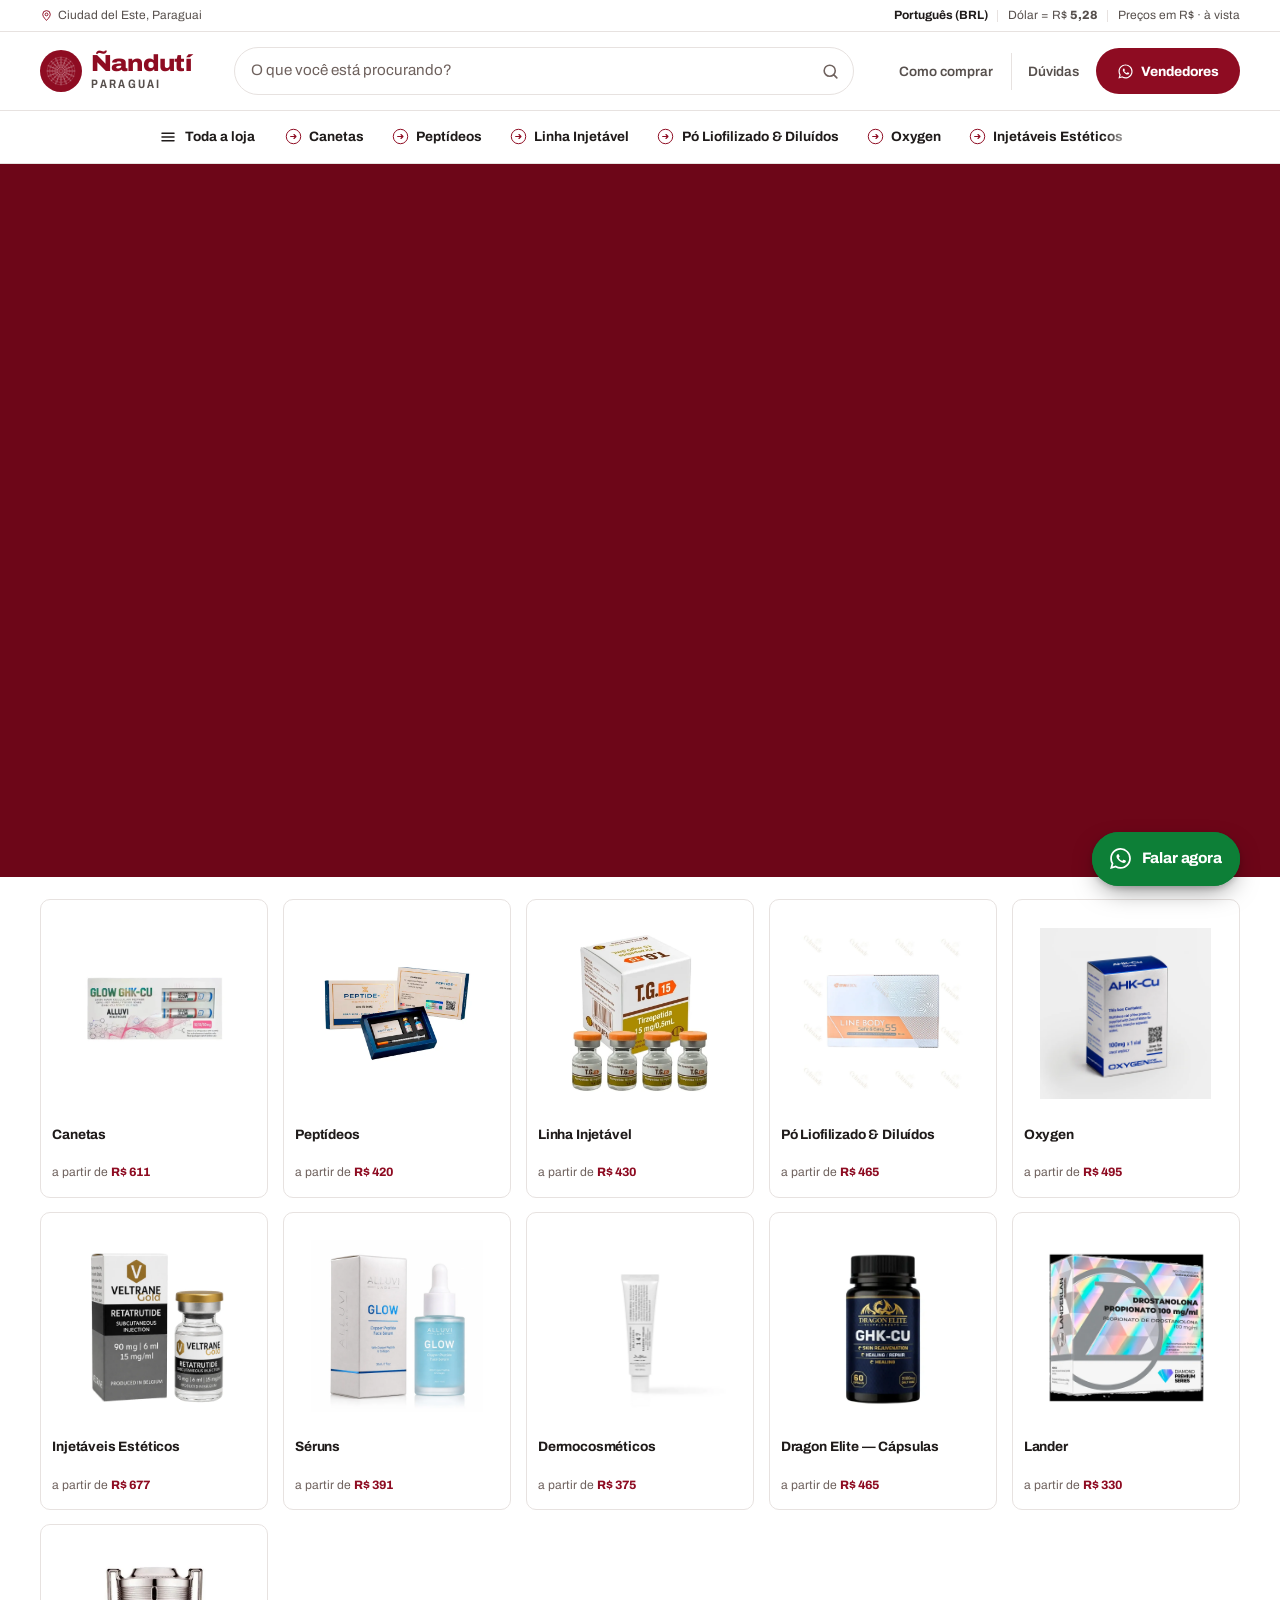
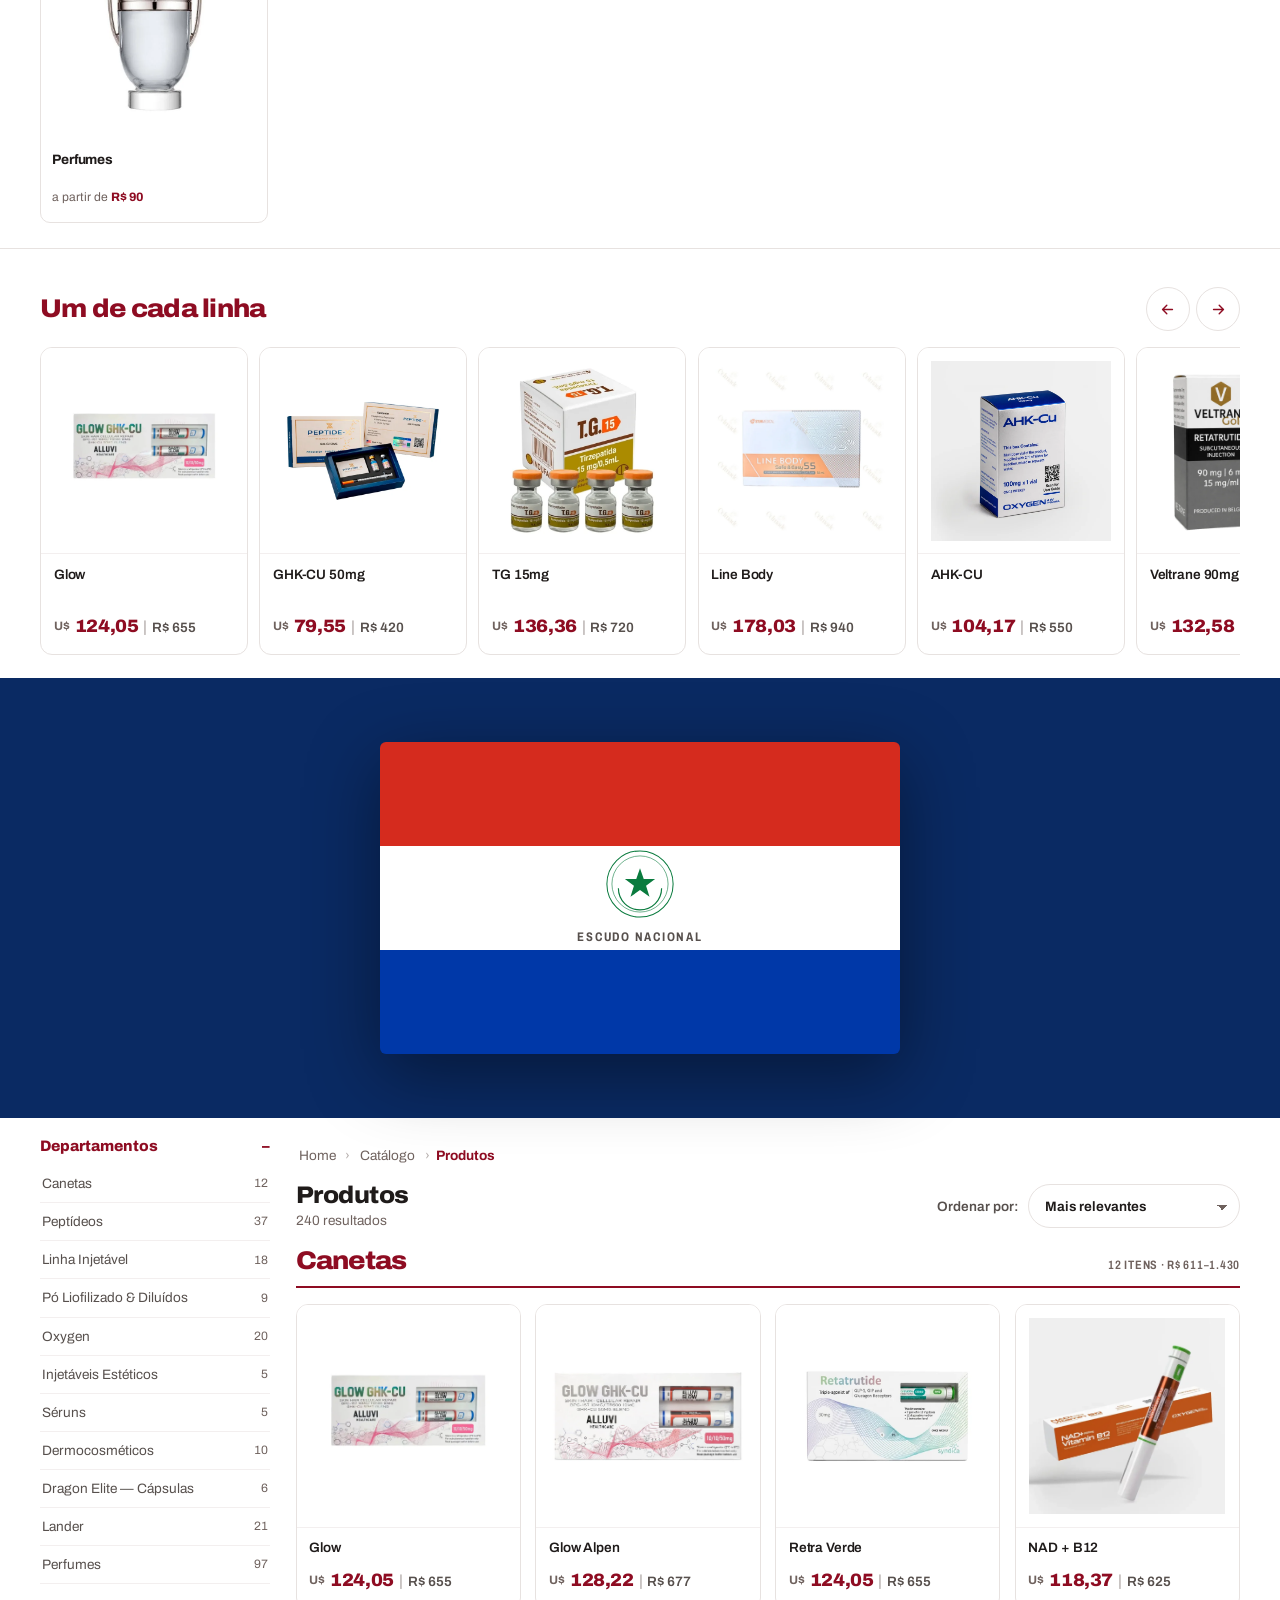
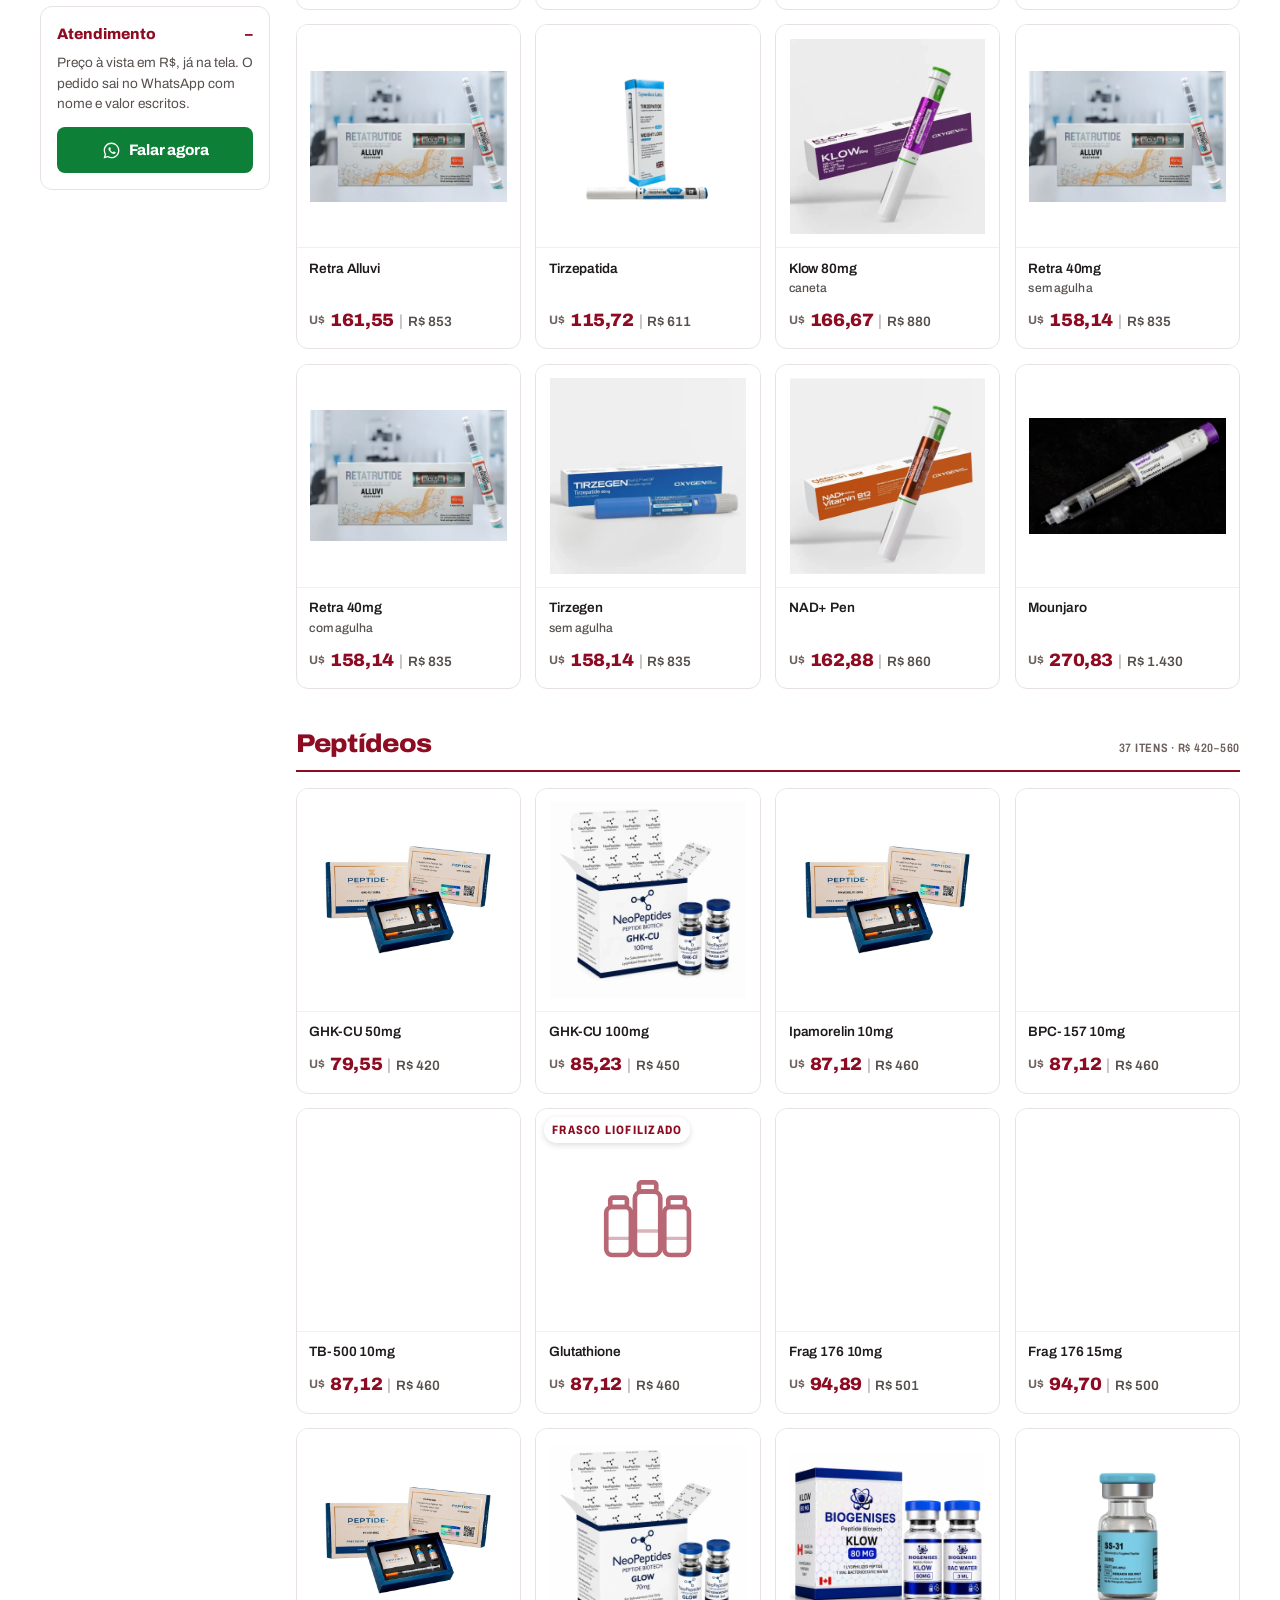
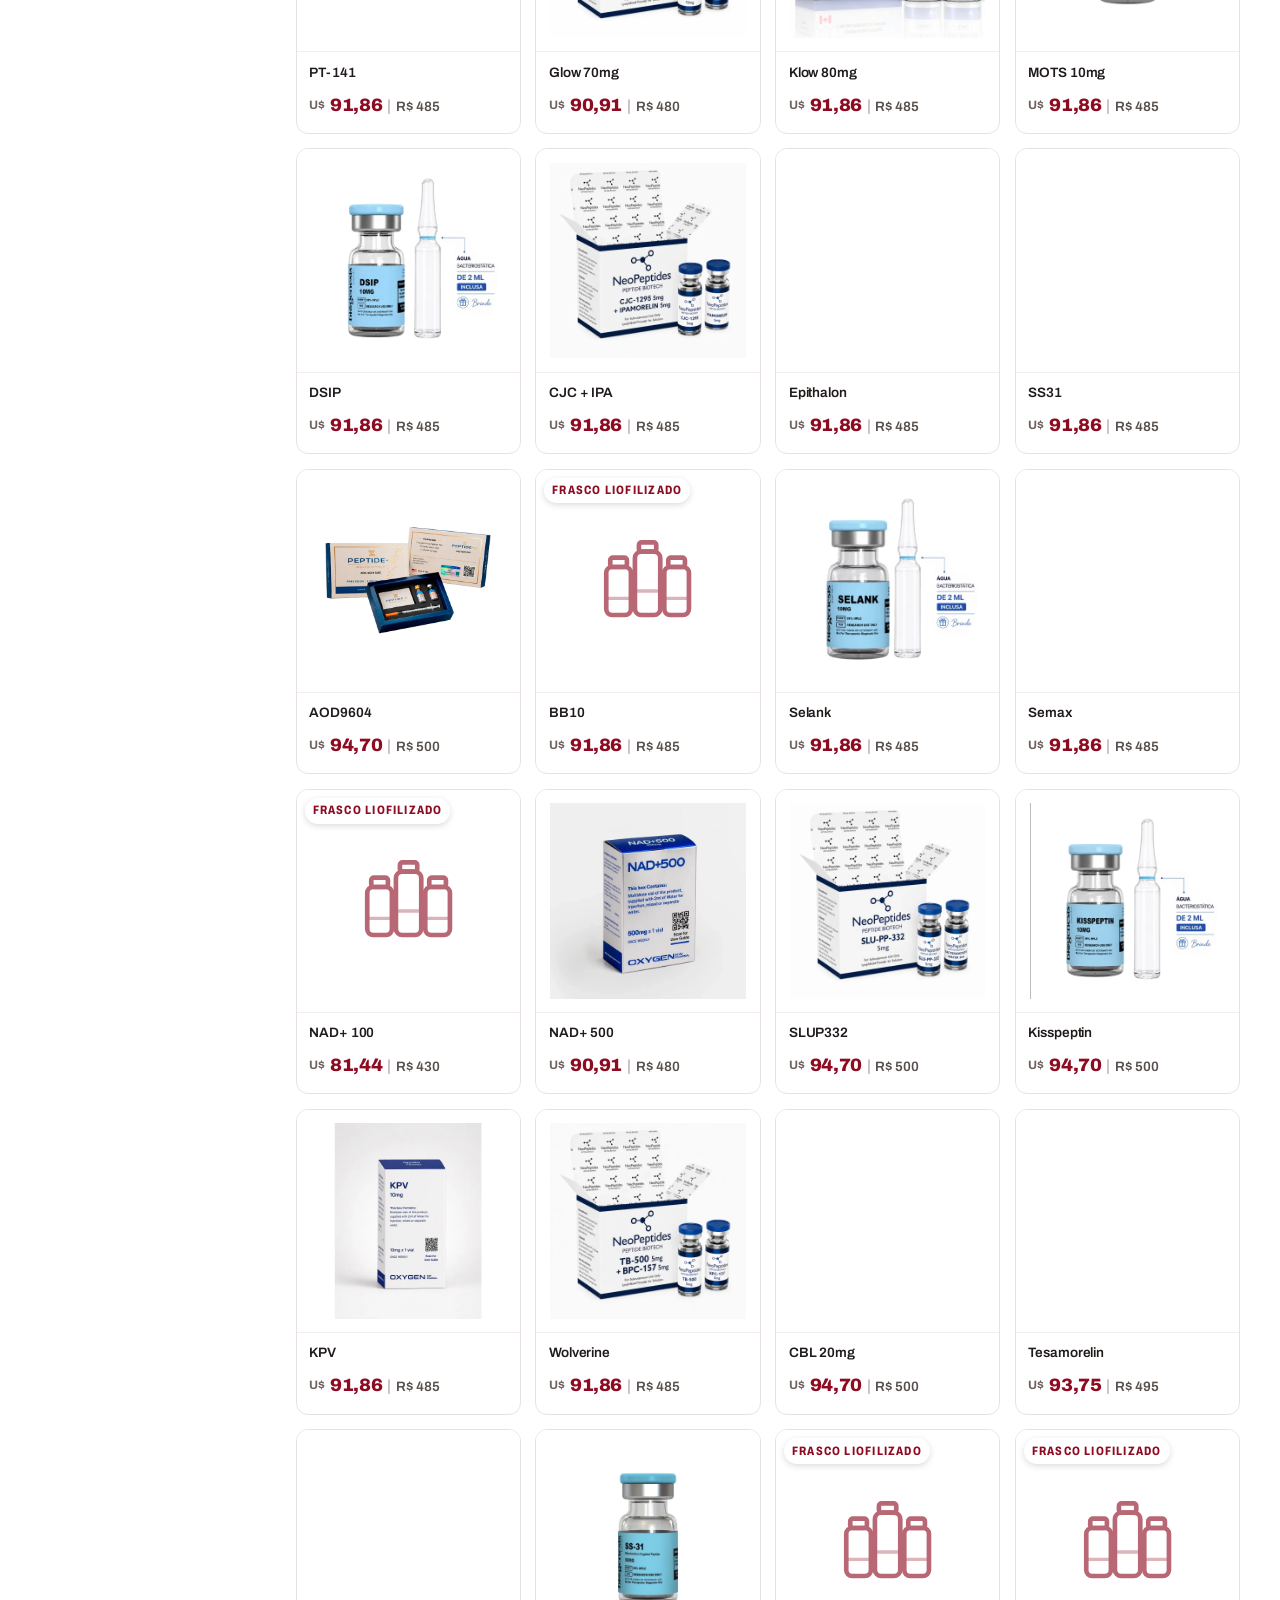
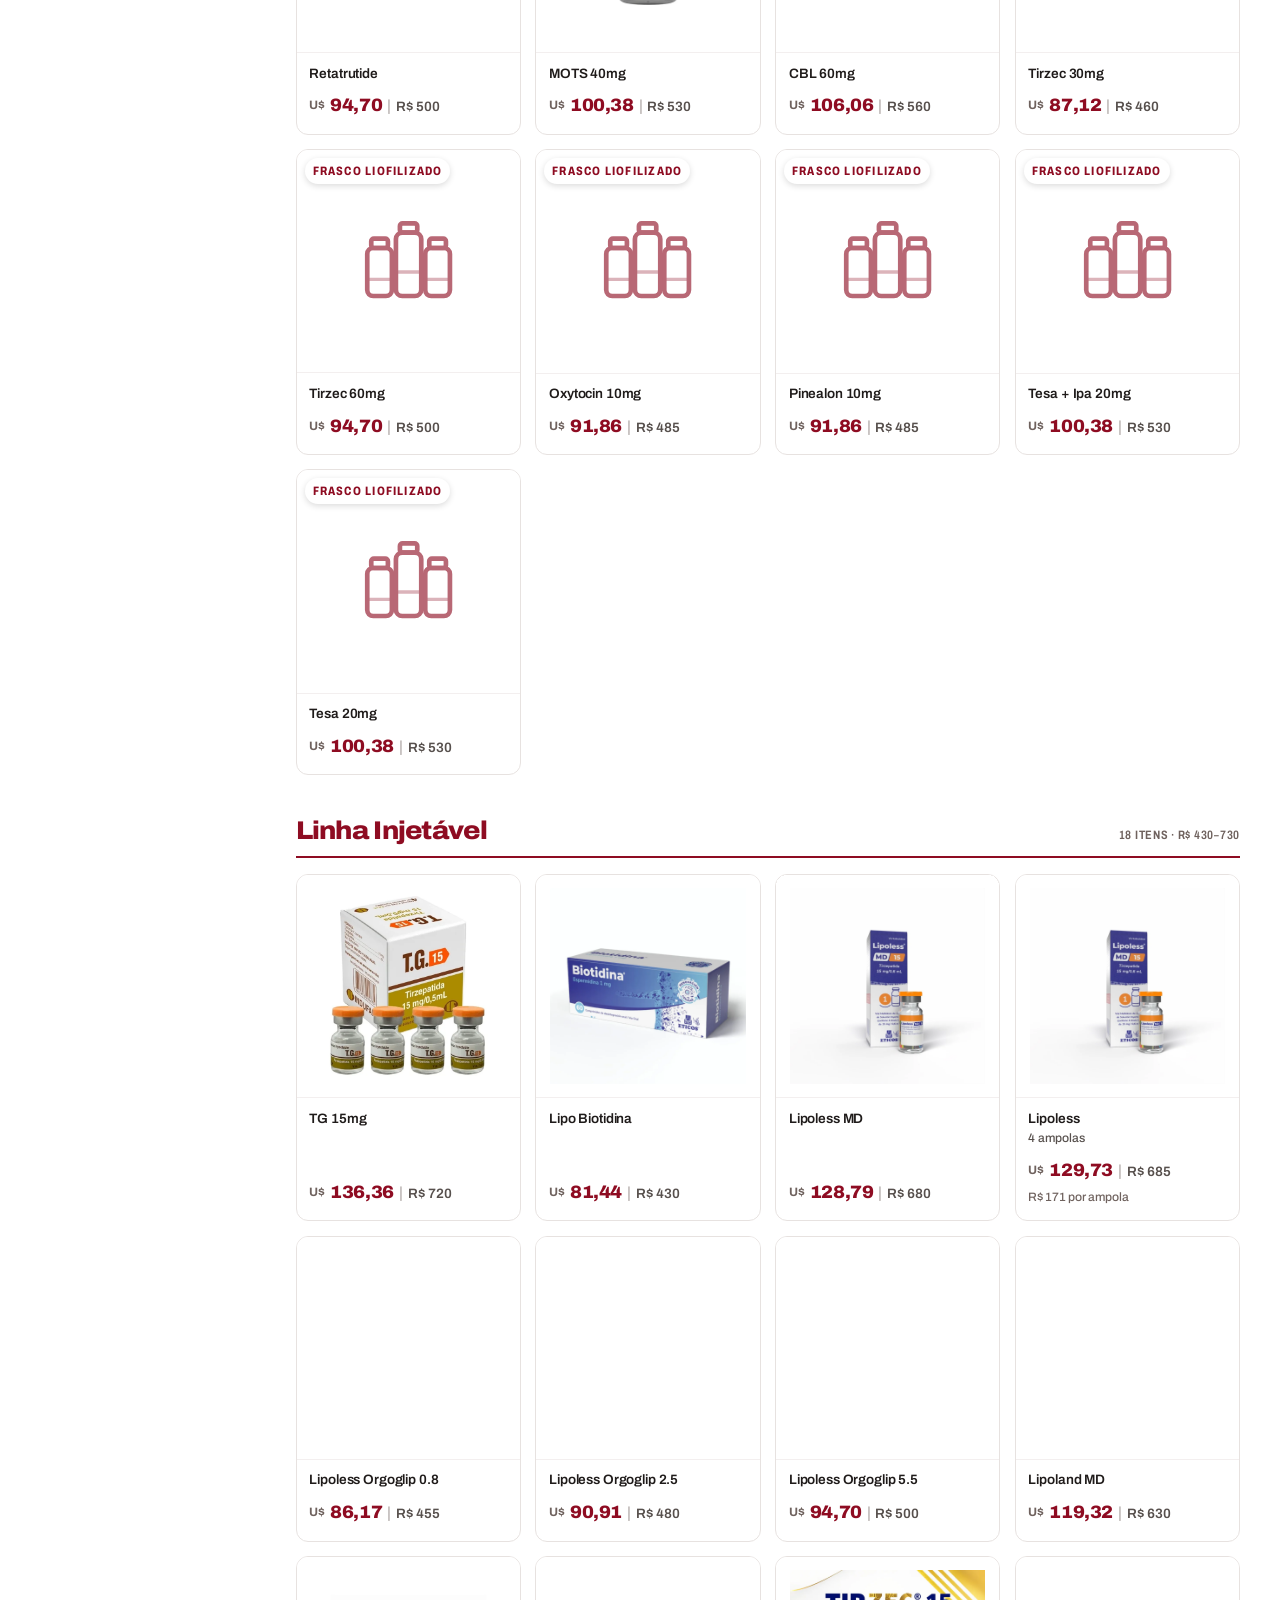
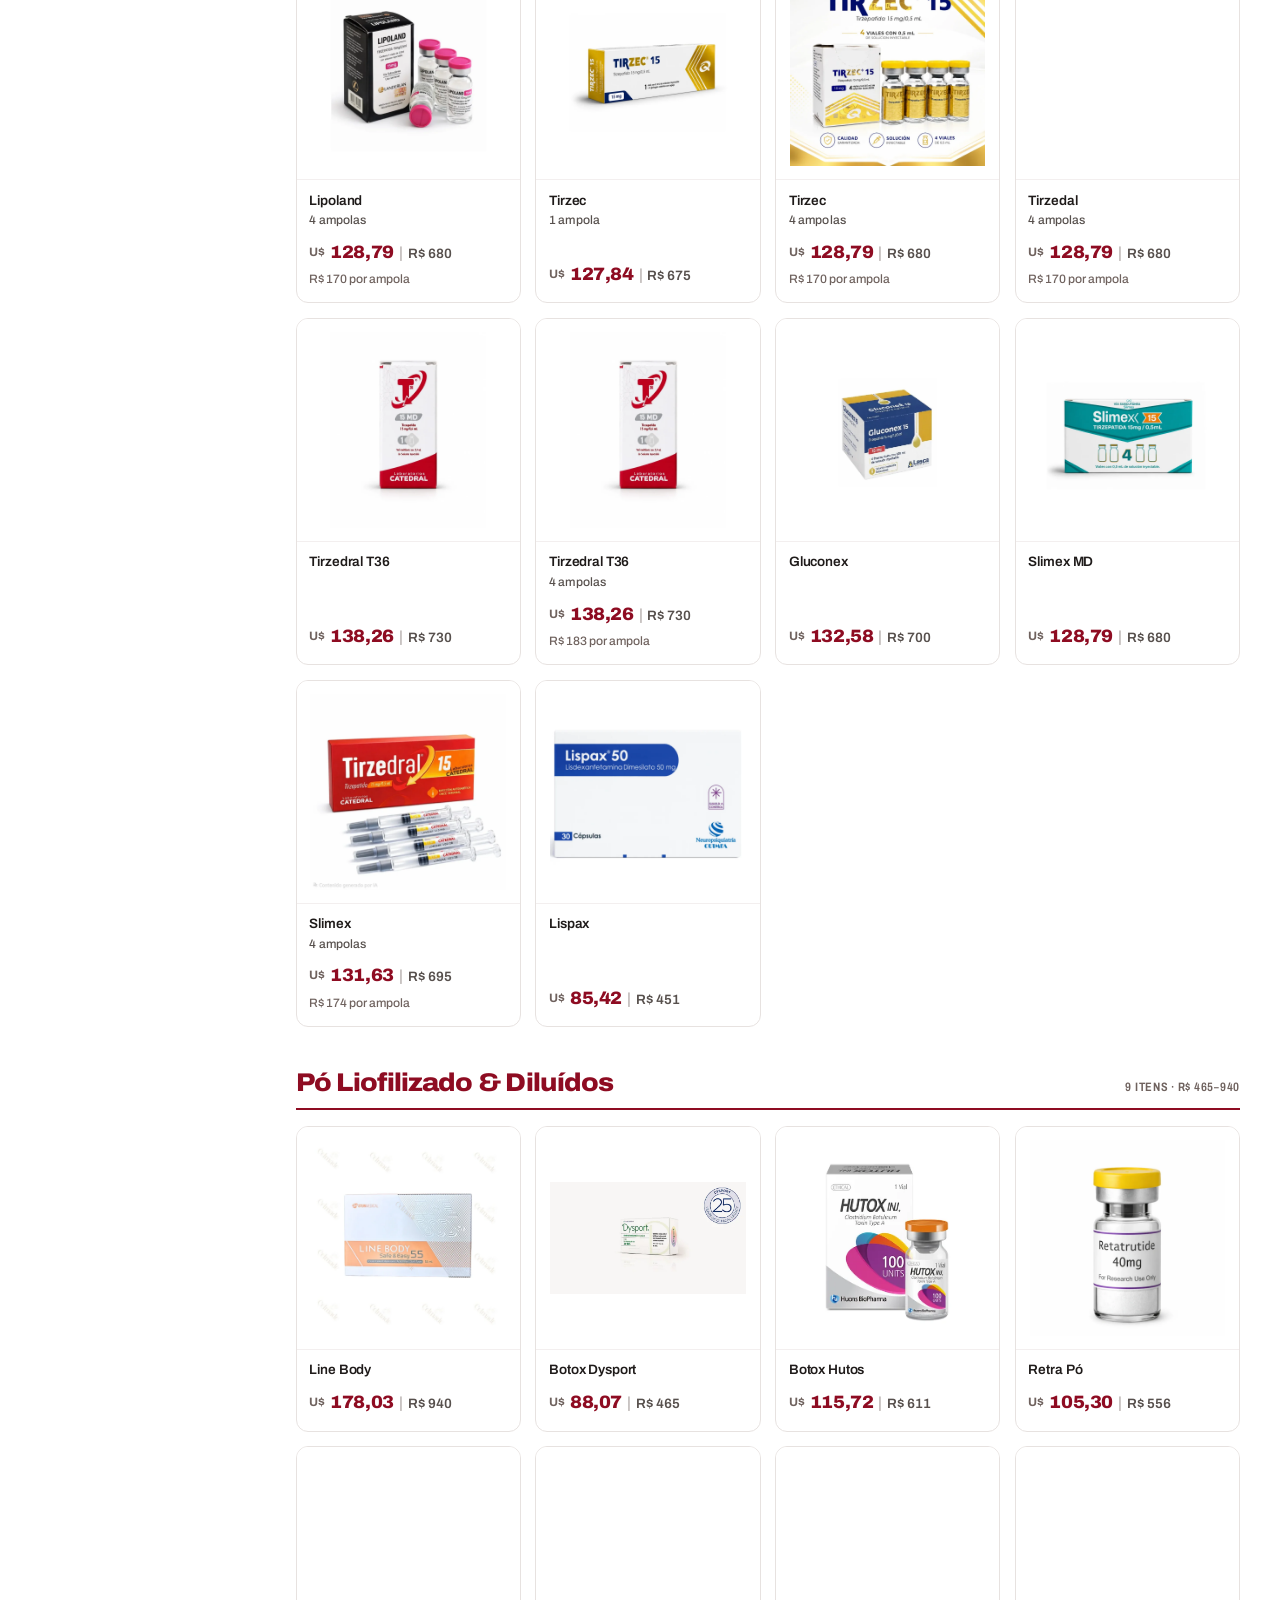
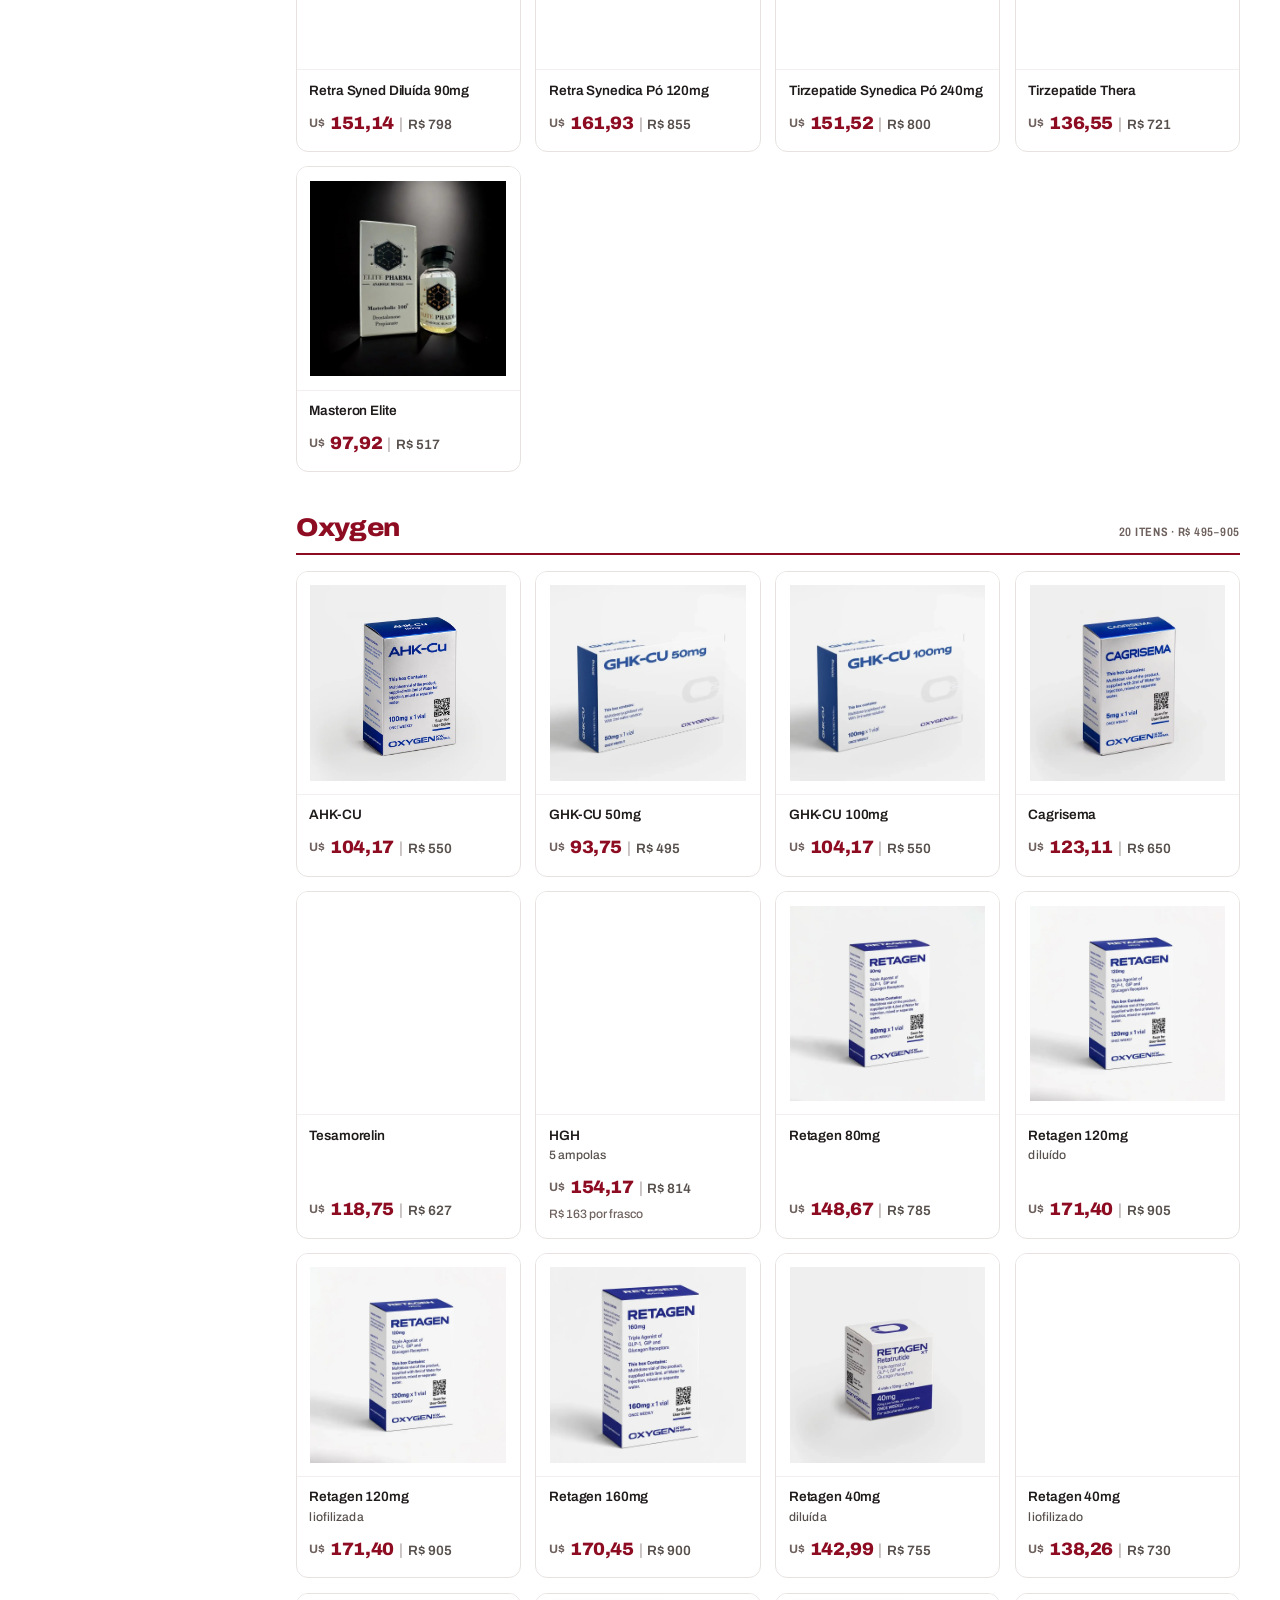
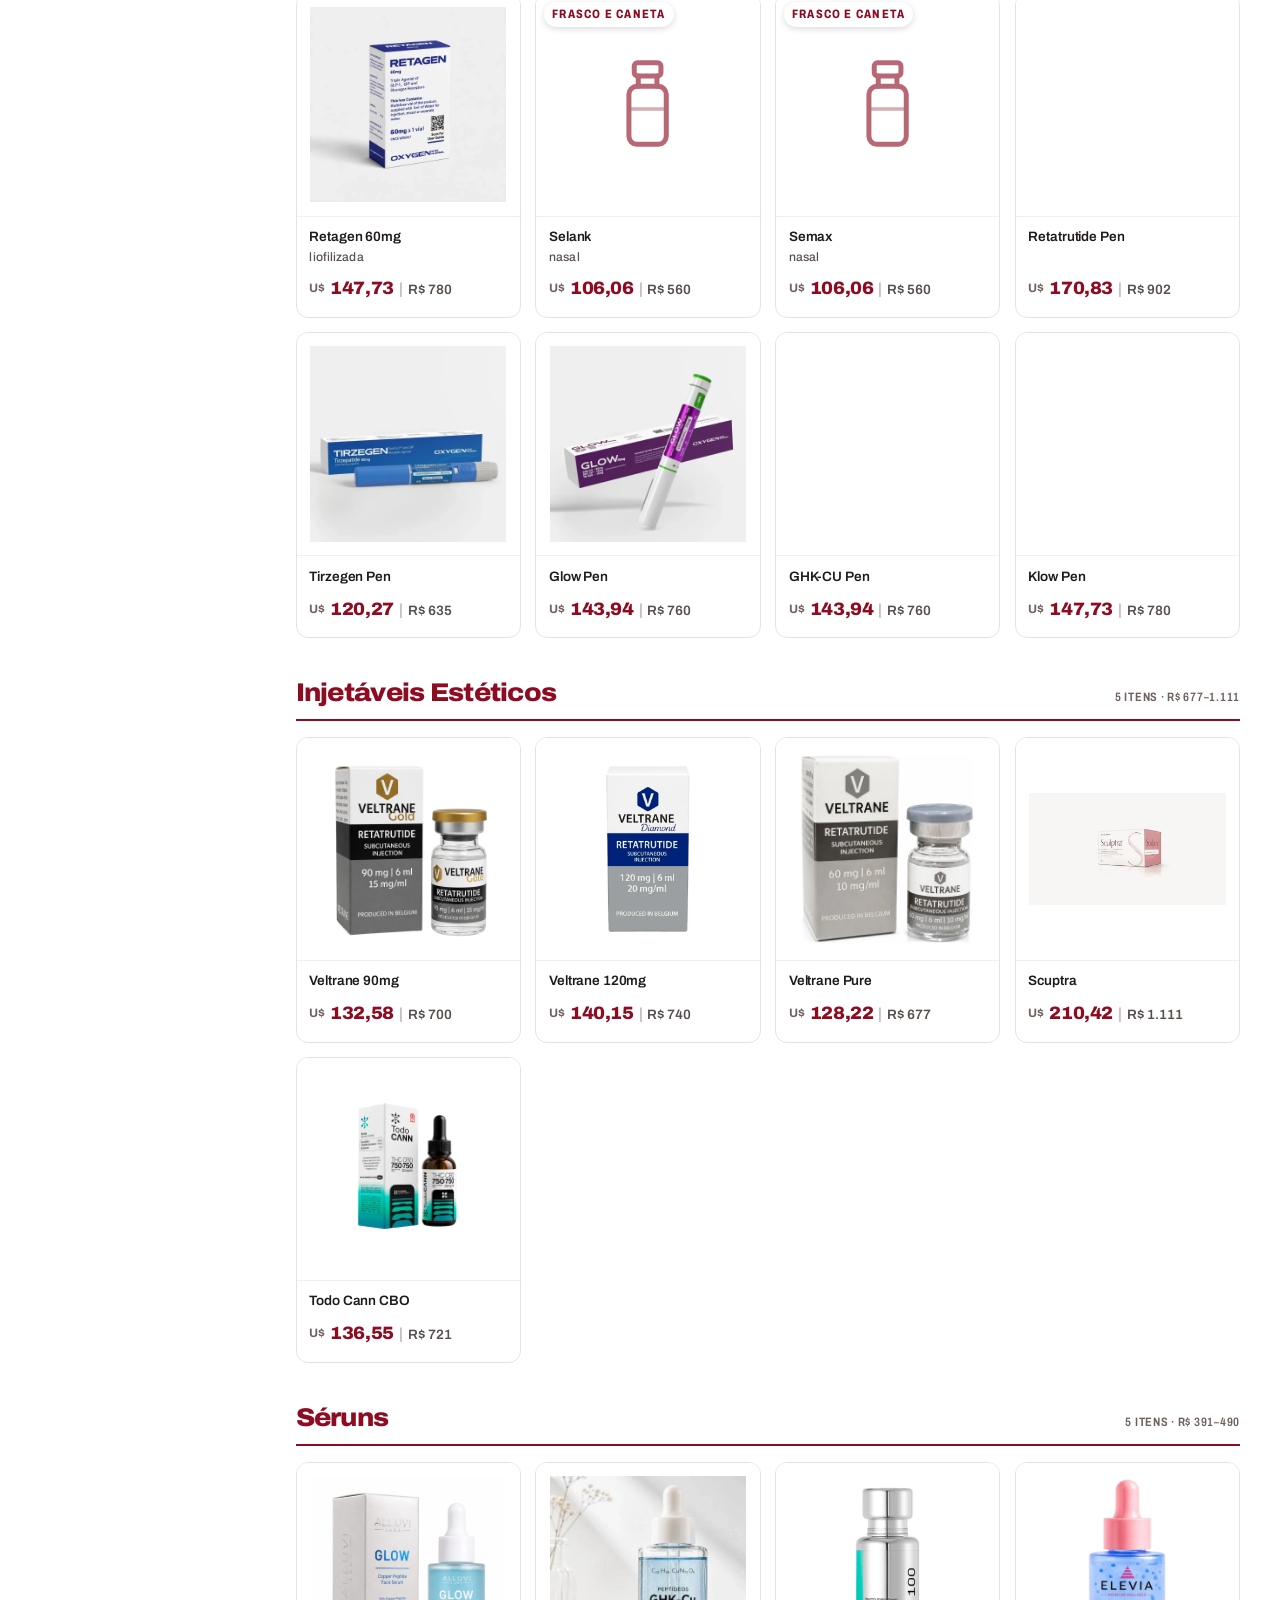
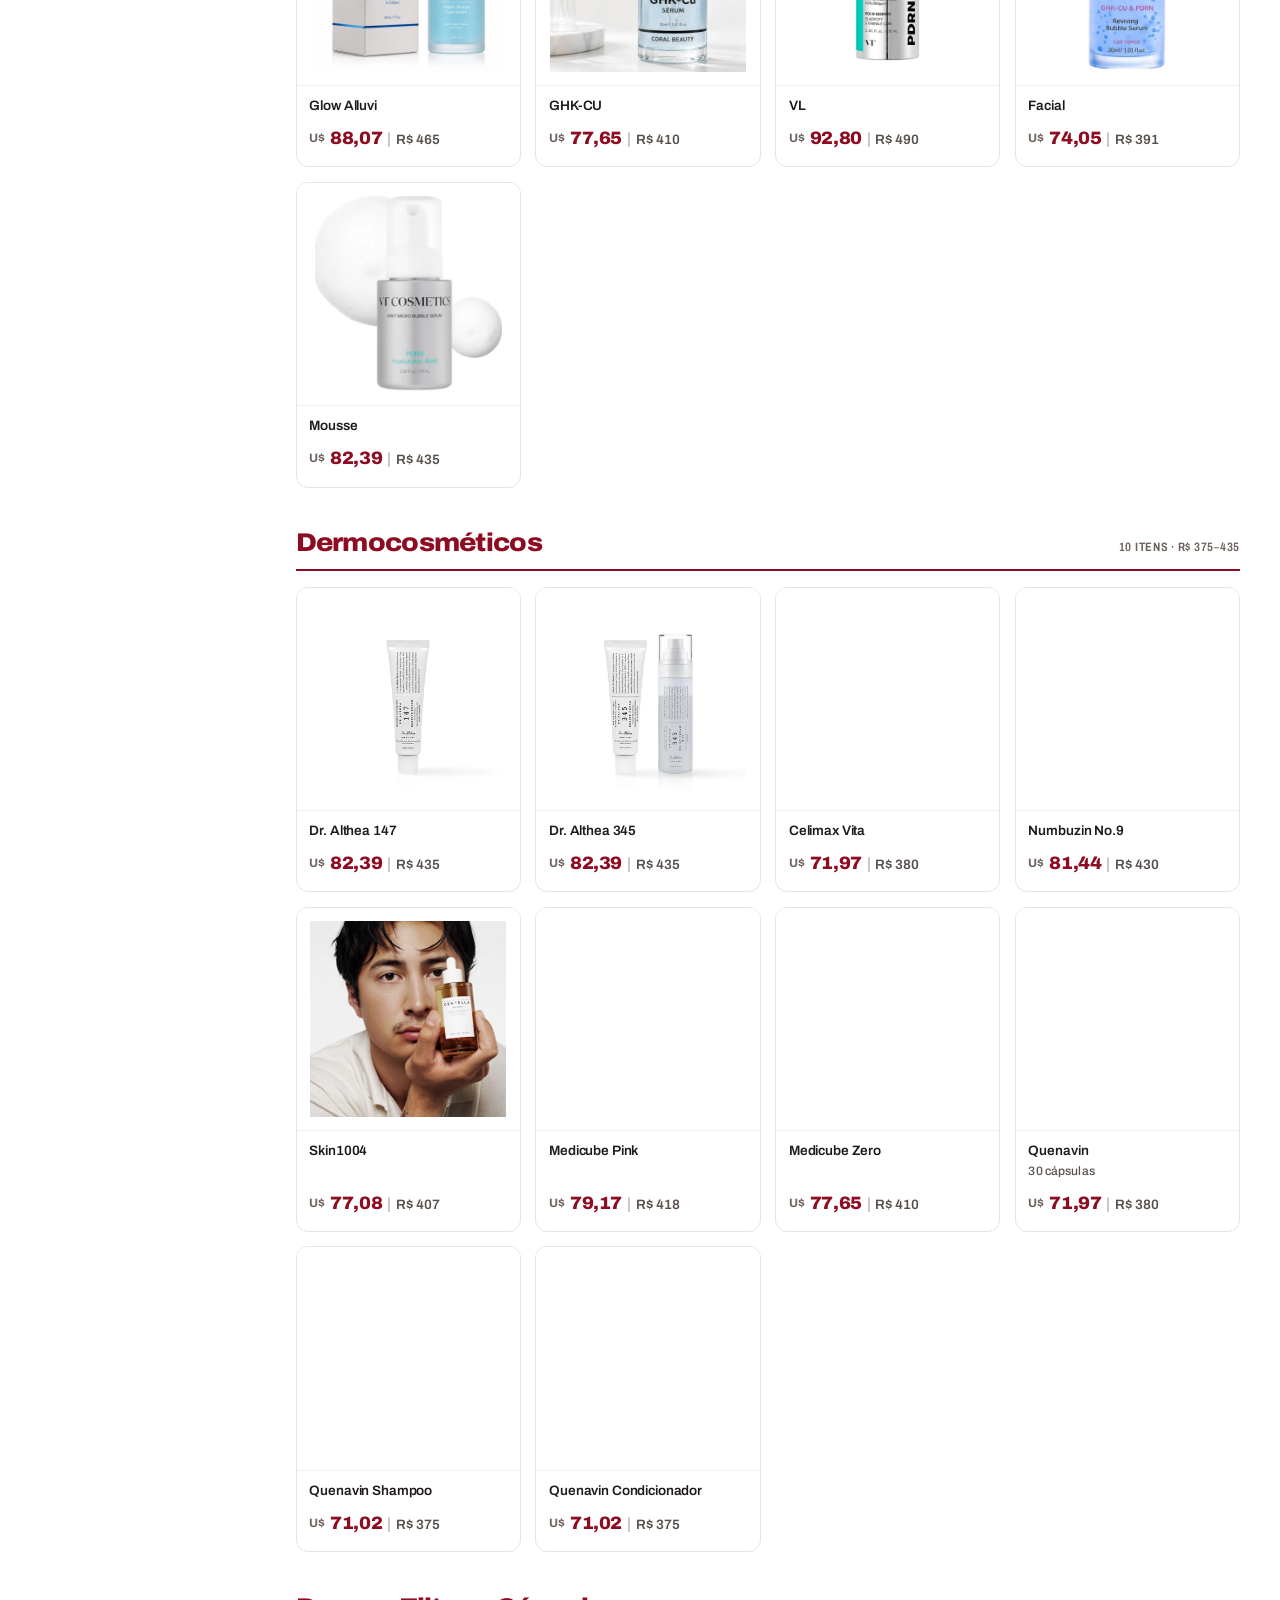
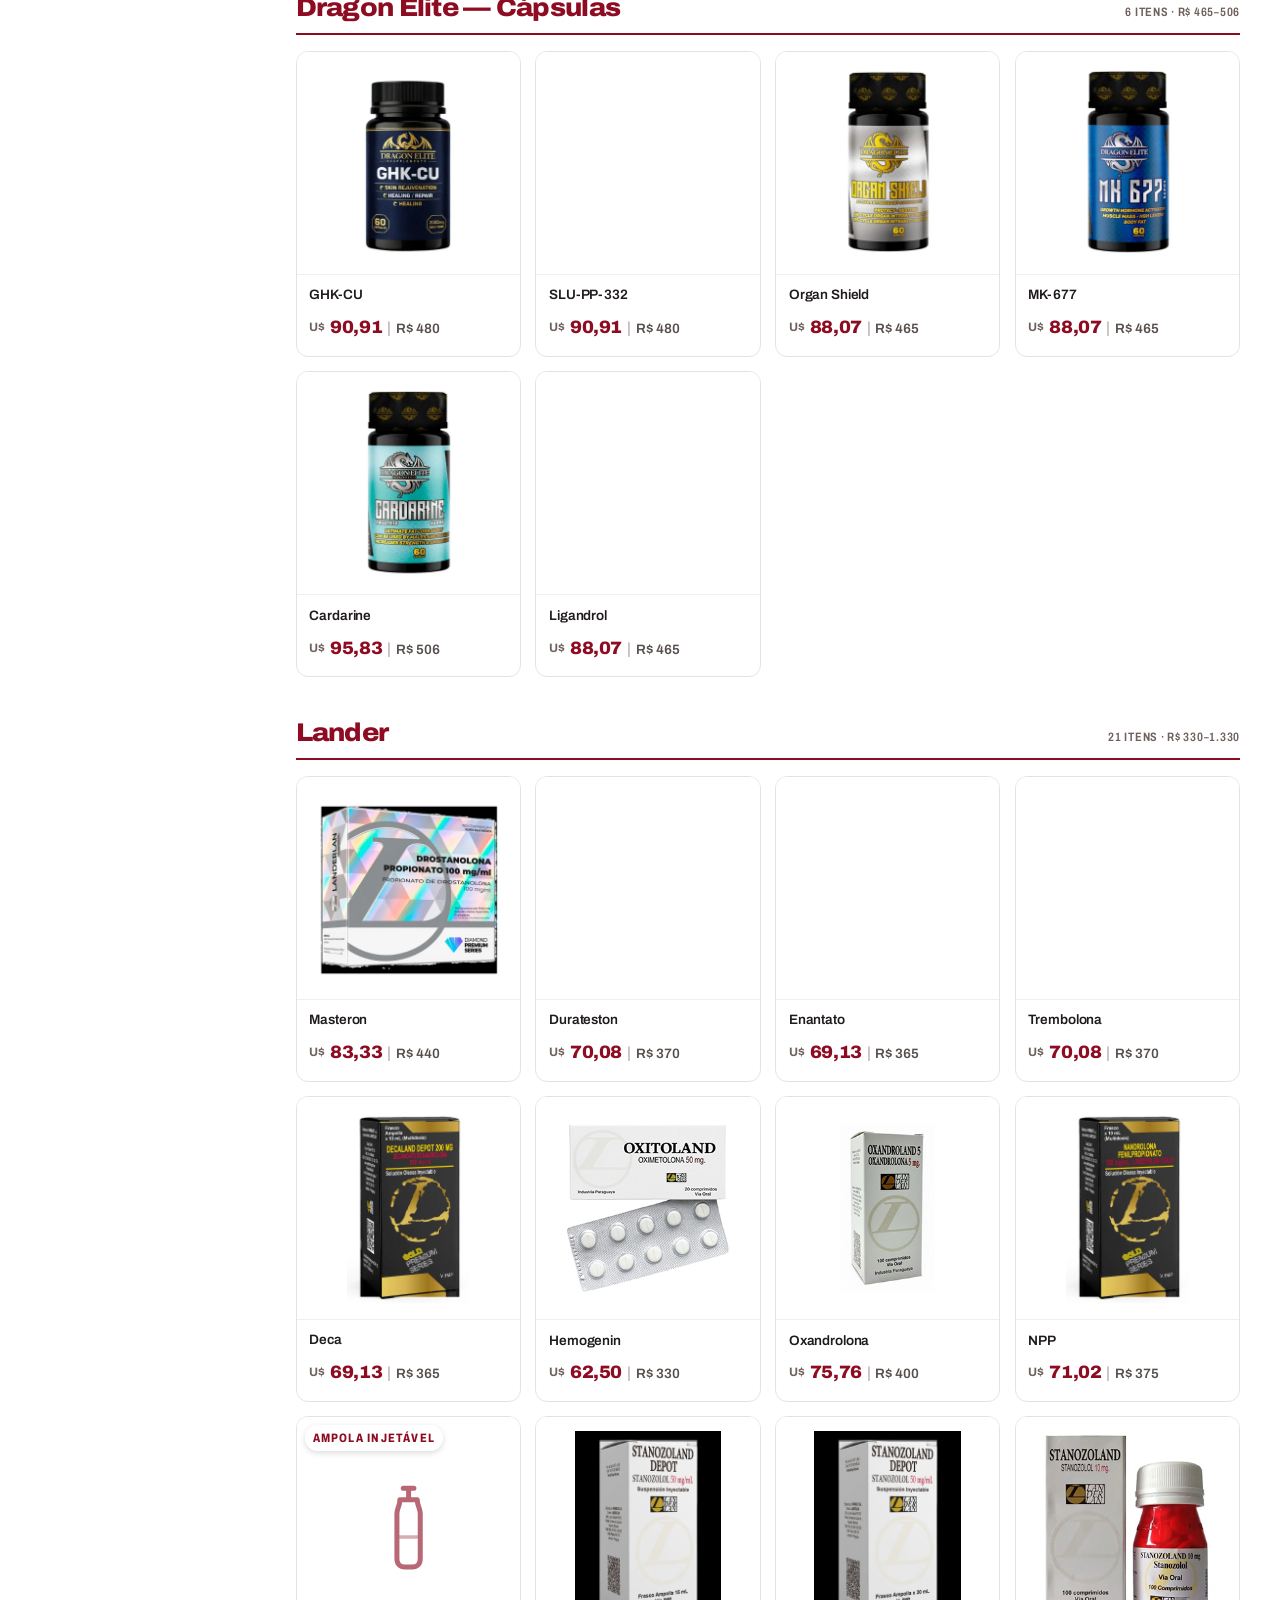
<file: index.html>
<!doctype html>
<html lang="pt-BR">
<head>
<meta charset="utf-8">
<meta name="viewport" content="width=device-width,initial-scale=1,viewport-fit=cover">
<title>Ñandutí — Sua compra no lugar certo · Paraguai</title>
<meta name="description" content="Catálogo com preço à vista. Loja física em Ciudad del Este. Pedido direto pelo WhatsApp.">
<meta name="theme-color" content="#8E0C22">
<meta property="og:type" content="website">
<meta property="og:title" content="Ñandutí — Sua compra no lugar certo">
<meta property="og:description" content="Catálogo com preço à vista. Pedido direto pelo WhatsApp.">
<meta property="og:locale" content="pt_BR">
<!-- O link deste site é colado no WhatsApp o dia inteiro: sem og:image o
     preview sai em branco. TROCAR o domínio abaixo quando publicar — og:image
     exige URL absoluta, caminho relativo o WhatsApp não resolve. -->
<meta property="og:image" content="https://SEU-DOMINIO.com.br/assets/img/banner/1.webp">
<meta property="og:image:width" content="2000">
<meta property="og:image:height" content="667">
<meta property="og:image:alt" content="Ñandutí Paraguai — mais saúde para o seu dia a dia.">
<meta property="og:url" content="https://SEU-DOMINIO.com.br/">
<meta name="twitter:card" content="summary_large_image">
<!-- Fonte hospedada aqui, não no Google. Eram duas conexões externas
     bloqueando a primeira pintura, e o fallback do sistema não tem eixo de
     largura: quando a Archivo chegava, títulos, preços e ficha refluíam
     inteiros. Agora sai do mesmo servidor, na mesma conexão. -->
<link rel="preload" as="font" type="font/woff2" href="assets/font/archivo-latin.woff2" crossorigin>
<link rel="stylesheet" href="assets/css/style.css">
<!-- o banner é a maior imagem da primeira tela: pedir antes do JS montar a capa -->
<link rel="preload" as="image" href="assets/img/banner/1-mobile.webp" media="(max-width:640px)">
<link rel="preload" as="image" href="assets/img/banner/1.webp" media="(min-width:641px)">
<link rel="icon" href="assets/img/favicon.svg">
</head>
<body>
<!--
  IMPECCABLE DIRECTION CONTRACT — redesign, brief-pinned (referência de layout enviada pelo usuário)

  THESIS: Loja, não cartaz. O visitante da fronteira já confia no formato de marketplace —
  busca no topo, departamentos em fileira, prateleiras, ficha na página do item. Este redesenho
  adota esse formato inteiro e gasta a diferença onde a categoria costuma mentir: preço aberto
  em toda vitrine, ficha técnica que separa o que é calculado do que só a embalagem sabe.
  OWN-WORLD: A paleta ñandutí do primeiro build, agora sobre campo claro. Cochonilha (#8E0C22)
  na barra, nos títulos de seção e no preço; cartões brancos sobre um cinza tingido do próprio
  vermelho; índigo da bandeira reservado ao bloco de origem; ouro na marca viva; verde só no
  WhatsApp. O medalhão de renda sobrevive como marca e como campo — não como estrutura.
  Archivo em três larguras; preço em tabular-nums.
  STORY: Ele reconhece a loja em meio segundo, acha o produto por busca ou departamento, abre a
  página, lê a ficha, escolhe a quantidade e sai no WhatsApp com o pedido escrito.
  FIRST VIEWPORT: Barra cochonilha com a busca ocupando o centro. Banner de capa em duas colunas —
  slogan e botão pílula à esquerda, vitrine desenhada à direita (formatos em pedestal, foco e
  reflexo). Fileira de departamentos logo abaixo da dobra, que é o gesto que a referência usa.
  FORM: Marketplace convencional — escolhido pelo brief, não por hábito meu.
  FINISH: unreviewed and undocumented is unfinished; this build ends with the finish review,
  the verdict, DESIGN.md, and every shipping raster carrying its provenance.
-->

<a class="skip" href="#conteudo">Ir direto para o catálogo</a>

<!-- ============ SÍMBOLOS ============ -->
<svg width="0" height="0" style="position:absolute" aria-hidden="true" focusable="false">
  <defs>
    <g id="nd-unit">
      <line x1="0" y1="-24" x2="0" y2="-250" pathLength="1"/>
      <path d="M0,-62 Q27,-106 0,-150 Q-27,-106 0,-62Z" pathLength="1"/>
      <path d="M0,-154 Q35,-198 0,-242 Q-35,-198 0,-154Z" pathLength="1"/>
    </g>
    <g id="nd-medallion">
      <circle r="24" pathLength="1"/><circle r="62" pathLength="1"/>
      <circle r="106" pathLength="1"/><circle r="150" pathLength="1"/>
      <circle r="198" pathLength="1"/><circle r="242" pathLength="1"/>
      <use href="#nd-unit" transform="rotate(0)"/><use href="#nd-unit" transform="rotate(22.5)"/>
      <use href="#nd-unit" transform="rotate(45)"/><use href="#nd-unit" transform="rotate(67.5)"/>
      <use href="#nd-unit" transform="rotate(90)"/><use href="#nd-unit" transform="rotate(112.5)"/>
      <use href="#nd-unit" transform="rotate(135)"/><use href="#nd-unit" transform="rotate(157.5)"/>
      <use href="#nd-unit" transform="rotate(180)"/><use href="#nd-unit" transform="rotate(202.5)"/>
      <use href="#nd-unit" transform="rotate(225)"/><use href="#nd-unit" transform="rotate(247.5)"/>
      <use href="#nd-unit" transform="rotate(270)"/><use href="#nd-unit" transform="rotate(292.5)"/>
      <use href="#nd-unit" transform="rotate(315)"/><use href="#nd-unit" transform="rotate(337.5)"/>
    </g>

    <symbol id="i-wa" viewBox="0 0 24 24"><path fill="currentColor" d="M12.04 2C6.58 2 2.13 6.45 2.13 11.91c0 1.75.46 3.46 1.32 4.96L2 22l5.25-1.38a9.9 9.9 0 0 0 4.79 1.22h.01c5.46 0 9.91-4.45 9.91-9.91 0-2.65-1.03-5.14-2.9-7.01A9.82 9.82 0 0 0 12.04 2Zm0 1.67c2.2 0 4.27.86 5.83 2.42a8.2 8.2 0 0 1 2.41 5.82c0 4.54-3.7 8.24-8.25 8.24-1.48 0-2.93-.4-4.19-1.15l-.3-.18-3.12.82.83-3.04-.2-.31a8.19 8.19 0 0 1-1.26-4.38c0-4.54 3.7-8.24 8.25-8.24Zm-2.5 4.2c-.15 0-.4.06-.6.29-.21.23-.79.77-.79 1.87s.81 2.17.92 2.32c.11.15 1.57 2.4 3.81 3.36.53.23.95.37 1.27.47.53.17 1.02.15 1.4.09.43-.06 1.32-.54 1.5-1.06.19-.52.19-.97.13-1.06-.06-.09-.21-.15-.44-.26-.23-.12-1.32-.65-1.53-.73-.2-.07-.35-.11-.5.12-.15.23-.57.72-.7.87-.13.15-.26.17-.48.06-.23-.12-.96-.36-1.83-1.13-.68-.6-1.13-1.35-1.27-1.58-.13-.23-.01-.35.1-.47.1-.1.23-.26.34-.4.12-.13.15-.23.23-.38.08-.15.04-.29-.02-.4-.06-.12-.5-1.21-.69-1.66-.18-.44-.36-.38-.5-.38h-.42Z"/></symbol>
    <symbol id="i-search" viewBox="0 0 24 24"><path fill="none" stroke="currentColor" stroke-width="2" stroke-linecap="round" d="M11 4a7 7 0 1 0 0 14 7 7 0 0 0 0-14Zm5 12 4 4"/></symbol>
    <symbol id="i-x" viewBox="0 0 24 24"><path fill="none" stroke="currentColor" stroke-width="2" stroke-linecap="round" d="m6 6 12 12M18 6 6 18"/></symbol>
    <symbol id="i-arrow" viewBox="0 0 24 24"><path fill="none" stroke="currentColor" stroke-width="2" stroke-linecap="round" stroke-linejoin="round" d="M5 12h14m-6-6 6 6-6 6"/></symbol>
    <symbol id="i-back" viewBox="0 0 24 24"><path fill="none" stroke="currentColor" stroke-width="2" stroke-linecap="round" stroke-linejoin="round" d="M19 12H5m6 6-6-6 6-6"/></symbol>
    <symbol id="i-chev" viewBox="0 0 24 24"><path fill="none" stroke="currentColor" stroke-width="2.2" stroke-linecap="round" stroke-linejoin="round" d="m9 5 7 7-7 7"/></symbol>
    <symbol id="i-go" viewBox="0 0 24 24"><circle cx="12" cy="12" r="10.2" fill="none" stroke="currentColor" stroke-width="1.4"/><path fill="none" stroke="currentColor" stroke-width="1.6" stroke-linecap="round" stroke-linejoin="round" d="M8 12h7.5m-2.8-2.8L15.5 12l-2.8 2.8"/></symbol>
    <symbol id="i-menu" viewBox="0 0 24 24"><path fill="none" stroke="currentColor" stroke-width="2" stroke-linecap="round" d="M4 7h16M4 12h16M4 17h16"/></symbol>
    <symbol id="i-pin" viewBox="0 0 24 24"><path fill="none" stroke="currentColor" stroke-width="1.8" stroke-linejoin="round" d="M12 21s7-6.3 7-11a7 7 0 1 0-14 0c0 4.7 7 11 7 11Z"/><circle cx="12" cy="10" r="2.6" fill="none" stroke="currentColor" stroke-width="1.8"/></symbol>
    <symbol id="i-tag" viewBox="0 0 24 24"><path fill="none" stroke="currentColor" stroke-width="1.8" stroke-linejoin="round" d="M3 12.5V4h8.5L21 13.5 13.5 21 3 12.5Z"/><circle cx="7.8" cy="8.2" r="1.5" fill="currentColor"/></symbol>
    <symbol id="i-shield" viewBox="0 0 24 24"><path fill="none" stroke="currentColor" stroke-width="1.8" stroke-linejoin="round" d="M12 3l7 3v6c0 4.5-3 7.9-7 9-4-1.1-7-4.5-7-9V6l7-3Z"/><path fill="none" stroke="currentColor" stroke-width="1.8" stroke-linecap="round" stroke-linejoin="round" d="m9 12 2.2 2.2L15.4 10"/></symbol>
    <symbol id="i-id" viewBox="0 0 24 24"><g fill="none" stroke="currentColor" stroke-width="1.8" stroke-linecap="round" stroke-linejoin="round"><rect x="3" y="5" width="18" height="14" rx="2"/><circle cx="9" cy="11" r="2"/><path d="M6.2 16c.5-1.5 1.6-2.3 2.8-2.3s2.3.8 2.8 2.3M14 9.5h4M14 12.5h4M14 15.5h2.5"/></g></symbol>
    <symbol id="i-truck" viewBox="0 0 24 24"><g fill="none" stroke="currentColor" stroke-width="1.8" stroke-linecap="round" stroke-linejoin="round"><path d="M2 7h11v8H2zM13 10.5h3.8l3.2 3.2V15h-7"/><circle cx="6.5" cy="17.2" r="1.9"/><circle cx="16.8" cy="17.2" r="1.9"/></g></symbol>
    <symbol id="i-pct" viewBox="0 0 24 24"><g fill="none" stroke="currentColor" stroke-width="1.8" stroke-linecap="round"><path d="M18.5 5.5l-13 13"/><circle cx="8.5" cy="8.5" r="2.6"/><circle cx="15.5" cy="15.5" r="2.6"/></g></symbol>
    <symbol id="i-coins" viewBox="0 0 24 24"><g fill="none" stroke="currentColor" stroke-width="1.8" stroke-linecap="round"><circle cx="12" cy="12" r="8.5"/><path d="M12 7.4v9.2M14.6 9.4c-.5-.8-1.4-1.2-2.6-1.2-1.5 0-2.6.8-2.6 2 0 2.7 5.4 1.4 5.4 4.1 0 1.2-1.2 2-2.8 2-1.2 0-2.2-.5-2.7-1.3"/></g></symbol>
    <symbol id="i-doc" viewBox="0 0 24 24"><path fill="none" stroke="currentColor" stroke-width="1.8" stroke-linejoin="round" d="M14 3H6v18h12V7l-4-4Z"/><path fill="none" stroke="currentColor" stroke-width="1.8" stroke-linecap="round" d="M14 3v4h4M9 12h6M9 16h4"/></symbol>

    <!-- glifos de formato: substituíveis por foto real -->
    <symbol id="g-ampola" viewBox="0 0 32 32"><g fill="none" stroke="currentColor" stroke-width="1.5" stroke-linecap="round" stroke-linejoin="round"><path d="M14.4 4h3.2M16 4v3.4M13.8 7.4h4.4M13.4 7.4c0 1.9-.9 2.6-.9 4.1v13.6c0 1.6.9 2.5 2.4 2.5h2.2c1.5 0 2.4-.9 2.4-2.5V11.5c0-1.5-.9-2.2-.9-4.1"/><path d="M12.5 18.6h7" stroke-width="1.1" opacity=".55"/></g></symbol>
    <symbol id="g-vial" viewBox="0 0 32 32"><g fill="none" stroke="currentColor" stroke-width="1.5" stroke-linecap="round" stroke-linejoin="round"><rect x="12" y="3.5" width="8" height="4" rx="1"/><path d="M13.2 7.5v3.1M18.8 7.5v3.1"/><rect x="10.4" y="10.6" width="11.2" height="17.4" rx="2.4"/><path d="M10.4 17.4h11.2" stroke-width="1.1" opacity=".55"/></g></symbol>
    <symbol id="g-po" viewBox="0 0 32 32"><g fill="none" stroke="currentColor" stroke-width="1.5" stroke-linecap="round" stroke-linejoin="round"><rect x="12" y="3.5" width="8" height="4" rx="1"/><path d="M13.2 7.5v3.1M18.8 7.5v3.1"/><rect x="10.4" y="10.6" width="11.2" height="17.4" rx="2.4"/><path d="M10.6 22.4c2.4-1.5 3.6.6 5.4.6s3-2 5.4-.6v3.2c0 1.4-1 2.4-2.4 2.4h-6c-1.4 0-2.4-1-2.4-2.4Z" fill="currentColor" stroke="none" opacity=".28"/><path d="M10.6 22.4c2.4-1.5 3.6.6 5.4.6s3-2 5.4-.6" stroke-width="1.2"/></g></symbol>
    <symbol id="g-cluster" viewBox="0 0 32 32"><g fill="none" stroke="currentColor" stroke-width="1.4" stroke-linecap="round" stroke-linejoin="round"><rect x="3.6" y="12" width="7.4" height="14.4" rx="1.8"/><rect x="4.8" y="9.2" width="5" height="2.8" rx=".8"/><rect x="21" y="12" width="7.4" height="14.4" rx="1.8"/><rect x="22.2" y="9.2" width="5" height="2.8" rx=".8"/><rect x="12.2" y="7.4" width="7.6" height="19" rx="1.9"/><rect x="13.4" y="4.6" width="5.2" height="2.8" rx=".8"/><path d="M3.6 21.4h7.4M21 21.4h7.4M12.2 19.2h7.6" stroke-width="1" opacity=".5"/></g></symbol>
    <symbol id="g-caneta" viewBox="0 0 32 32"><g fill="none" stroke="currentColor" stroke-width="1.5" stroke-linecap="round" stroke-linejoin="round"><rect x="11.8" y="2.6" width="8.4" height="15.2" rx="2.6"/><path d="M13.4 17.8v4.6c0 1 .7 1.7 1.6 1.7h2c.9 0 1.6-.7 1.6-1.7v-4.6"/><path d="M16 24.1v4.3"/><path d="M11.8 8.6h8.4M11.8 12.2h8.4" stroke-width="1.1" opacity=".55"/></g></symbol>
    <symbol id="g-tubo" viewBox="0 0 32 32"><g fill="none" stroke="currentColor" stroke-width="1.5" stroke-linecap="round" stroke-linejoin="round"><rect x="12.8" y="2.8" width="6.4" height="3.4" rx=".9"/><path d="M10.6 6.2h10.8l-1.5 20.4c-.1 1-.8 1.6-1.7 1.6h-4.4c-.9 0-1.6-.6-1.7-1.6Z"/><path d="M11.4 24.8h9.2" stroke-width="1.2"/></g></symbol>
    <symbol id="g-gota" viewBox="0 0 32 32"><g fill="none" stroke="currentColor" stroke-width="1.5" stroke-linecap="round" stroke-linejoin="round"><path d="M14.2 2.8h3.6v3.4h-3.6z"/><rect x="12.2" y="6.2" width="7.6" height="3" rx=".9"/><rect x="9.6" y="9.2" width="12.8" height="18.8" rx="2.6"/><path d="M9.6 16.4h12.8" stroke-width="1.1" opacity=".55"/><path d="M26 19.6c0 1-.8 1.8-1.8 1.8s-1.8-.8-1.8-1.8 1.8-3.4 1.8-3.4 1.8 2.4 1.8 3.4Z"/></g></symbol>
    <symbol id="g-capsula" viewBox="0 0 32 32"><g fill="none" stroke="currentColor" stroke-width="1.5" stroke-linecap="round" stroke-linejoin="round"><rect x="4.4" y="11.6" width="23.2" height="8.8" rx="4.4" transform="rotate(-32 16 16)"/><path d="M12.6 21.4 19.4 10.6" stroke-width="1.3"/></g></symbol>
    <symbol id="g-perfume" viewBox="0 0 32 32"><g fill="none" stroke="currentColor" stroke-width="1.5" stroke-linecap="round" stroke-linejoin="round"><rect x="13.2" y="2.4" width="5.6" height="3.2" rx=".8"/><path d="M14.6 5.6v2.4M17.4 5.6v2.4"/><rect x="8.8" y="8" width="14.4" height="20" rx="3"/><path d="M8.8 14.4h14.4" stroke-width="1.1" opacity=".55"/><path d="M23.2 6.4h2.4a1.6 1.6 0 0 1 1.6 1.6v1.6" stroke-width="1.2" opacity=".7"/></g></symbol>
  </defs>
</svg>

<!-- ============ FAIXA INSTITUCIONAL (só fatos da loja) ============ -->
<div class="topo">
  <div class="topo__in">
    <p class="topo__loc"><svg aria-hidden="true"><use href="#i-pin"/></svg><span data-cidade>Ciudad del Este, Paraguai</span></p>
    <p class="topo__r"><span class="topo__lang">Português (BRL)</span><span class="topo__sep" aria-hidden="true"></span><span class="topo__moeda">Dólar = R$ <b id="topoDolar">5,28</b></span><span class="topo__sep" aria-hidden="true"></span><span class="topo__nota">Preços em R$ · à vista</span></p>
  </div>
</div>
<!-- ============ CABEÇALHO ============ -->
<header class="hd">
  <div class="hd__in">
    <button class="hd__menu" type="button" id="hdMenu" aria-label="Abrir menu de departamentos"
            aria-expanded="false" aria-controls="gav">
      <svg aria-hidden="true"><use href="#i-menu"/></svg>
    </button>
    <a class="brand" href="./" data-home aria-label="Ñandutí Paraguai — início">
      <span class="brand__mark" aria-hidden="true"><svg viewBox="-260 -260 520 520"><use href="#nd-medallion"/></svg></span>
      <span class="brand__t"><b data-marca>Ñandutí</b><i>Paraguai</i></span>
    </a>
    <form class="hdsearch" role="search" autocomplete="off" onsubmit="return false">
      <label class="vh" for="q">Buscar produto</label>
      <input id="q" type="search" enterkeyhint="search" spellcheck="false" placeholder="O que você está procurando?">
      <button class="hdsearch__x" type="button" id="qclear" hidden aria-label="Limpar busca"><svg aria-hidden="true"><use href="#i-x"/></svg></button>
      <button class="hdsearch__go" type="button" id="qgo" aria-label="Buscar"><svg aria-hidden="true"><use href="#i-search"/></svg></button>
    </form>
    <nav class="hd__side" aria-label="Atendimento">
      <a class="hd__link" href="#como-comprar">Como comprar</a>
      <a class="hd__link" href="#aviso">Dúvidas</a>
      <a class="hd__cta" href="#" data-wa-generic><svg aria-hidden="true"><use href="#i-wa"/></svg><span>Vendedores</span></a>
    </nav>
  </div>
</header>
<!-- ============ NAVEGAÇÃO DE DEPARTAMENTOS ============ -->
<nav class="dep" aria-label="Departamentos">
  <div class="dep__in">
    <button class="dep__all" type="button" id="depAll" aria-expanded="false" aria-controls="depMenu">
      <svg class="dep__burger" aria-hidden="true"><use href="#i-menu"/></svg>
      <span>Toda a loja</span>
    </button>
    <div class="dep__quick" id="depQuick"></div>
  </div>
  <div class="dep__menu" id="depMenu" hidden></div>
</nav>

<!-- ============ MENU DE GAVETA (celular) ============ -->
<div class="gav" id="gav" hidden>
  <div class="gav__fundo" data-gav-fechar></div>
  <aside class="gav__p" role="dialog" aria-modal="true" aria-label="Menu">
    <header class="gav__h">
      <b>Menu</b>
      <button class="gav__x" type="button" data-gav-fechar aria-label="Fechar menu">
        <svg aria-hidden="true"><use href="#i-x"/></svg>
      </button>
    </header>
    <nav class="gav__b" id="gavCorpo" aria-label="Departamentos"></nav>
  </aside>
</div>


<main id="conteudo">

<!-- ============================================================
     VISTA: HOME
     ============================================================ -->
<div id="viewHome">

  <!-- O banner é imagem: todo o texto dele é pixel. Sem este h1 o documento
       abre em h2 e nem leitor de tela nem buscador sabem o que é esta página. -->
  <h1 class="vh">Ñandutí — medicamentos, dermocosméticos e perfumes com preço publicado, em Ciudad del Este</h1>

  <!-- capa -->
  <section class="capa home-so" aria-label="Destaques">
    <div class="capa__track" id="capaTrack"></div>
    <div class="capa__dots" id="capaDots" role="group" aria-label="Escolher destaque"></div>
  </section>

  <!-- departamentos em ladrilho -->
  <section class="tiles home-so" aria-label="Departamentos">
    <div class="tiles__in" id="tiles"></div>
  </section>

  <!-- prateleira horizontal -->
  <section class="wrap home-so">
    <div class="shelf">
      <div class="shead">
        <h2>Um de cada linha</h2>
        <div class="shead__nav">
          <button type="button" class="sarrow" data-scroll="-1" aria-label="Rolar para a esquerda"><svg aria-hidden="true"><use href="#i-back"/></svg></button>
          <button type="button" class="sarrow" data-scroll="1" aria-label="Rolar para a direita"><svg aria-hidden="true"><use href="#i-arrow"/></svg></button>
        </div>
      </div>
      <div class="rail" id="shelfRail"></div>
    </div>
  </section>

  <!-- faixa paraguai -->
  <section class="py home-so">
    <div class="py__in">
      <div class="py__flag" id="flagCard" role="img" aria-label="Bandeira do Paraguai — frente com o Escudo Nacional, verso com o Selo da Fazenda">
        <div class="py__inner">
          <div class="py__face">
            <span class="py__band py__band--r"></span>
            <span class="py__band py__band--w">
              <svg viewBox="-50 -50 100 100" aria-hidden="true">
                <circle r="46" fill="none" stroke="currentColor" stroke-width="1.4"/>
                <circle r="39" fill="none" stroke="currentColor" stroke-width=".8"/>
                <path d="M0-22 5.2-6.8H21L8.4 2.6l4.8 15.2L0 8.4l-13.2 9.4 4.8-15.2L-21-6.8h15.8Z" fill="currentColor"/>
                <path d="M-30 6a30 30 0 0 0 60 0" fill="none" stroke="currentColor" stroke-width="1.6"/>
              </svg>
              <em>Escudo Nacional</em>
            </span>
            <span class="py__band py__band--b"></span>
          </div>
          <div class="py__face py__face--v">
            <span class="py__band py__band--r"></span>
            <span class="py__band py__band--w">
              <svg viewBox="-50 -50 100 100" aria-hidden="true">
                <circle r="46" fill="none" stroke="currentColor" stroke-width="1.4"/>
                <circle r="39" fill="none" stroke="currentColor" stroke-width=".8"/>
                <path d="M-16 16h32M-13 16c0-9 5-15 13-15s13 6 13 15" fill="none" stroke="currentColor" stroke-width="2.4" stroke-linecap="round"/>
                <path d="M0-19a9 9 0 1 0 0 18 9 9 0 0 0 0-18Z" fill="none" stroke="currentColor" stroke-width="2.2"/>
                <path d="M-9-19c-3-4-1-8 3-7M9-19c3-4 1-8-3-7" fill="none" stroke="currentColor" stroke-width="1.8" stroke-linecap="round"/>
              </svg>
              <em>Selo da Fazenda</em>
            </span>
            <span class="py__band py__band--b"></span>
          </div>
        </div>
      </div>
    </div>
  </section>

  <!-- catálogo completo, por linha -->
  <section class="wrap" id="catalogo">
    <div class="catlay">
      <aside class="side" aria-label="Filtros do catálogo">
        <section class="side__box">
          <h2><span>Departamentos</span><span aria-hidden="true">–</span></h2>
          <ul class="side__deps" id="sideDeps"></ul>
        </section>
        <section class="side__box side__help">
          <h2><span>Atendimento</span><span aria-hidden="true">–</span></h2>
          <p>Preço à vista em R$, já na tela. O pedido sai no WhatsApp com nome e valor escritos.</p>
          <a class="btn btn--wa btn--full" href="#" data-wa-generic><svg aria-hidden="true"><use href="#i-wa"/></svg>Falar agora</a>
        </section>
      </aside>
      <div class="catmain">
        <nav class="crumbs" aria-label="Você está em">
          <a href="./" data-home>Home</a><i aria-hidden="true">›</i>
          <a href="#catalogo" data-home>Catálogo</a><i aria-hidden="true">›</i>
          <b id="crumbAtual" aria-current="page">Produtos</b>
        </nav>
        <div class="cathd">
          <div class="cathd__t">
            <h2 id="catTitulo">Produtos</h2>
            <p id="catConta" aria-live="polite">0 resultados</p>
          </div>
          <button class="cathd__x" type="button" id="catLimpar" hidden>
            <svg aria-hidden="true"><use href="#i-x"/></svg><span>Limpar busca</span>
          </button>
          <label class="ordena" for="ordenar">
            <span>Ordenar por:</span>
            <select id="ordenar">
              <option value="rel">Mais relevantes</option>
              <option value="pmin">Preço: menor para maior</option>
              <option value="pmax">Preço: maior para menor</option>
              <option value="az">Nome: A → Z</option>
              <option value="za">Nome: Z → A</option>
            </select>
          </label>
        </div>
        <!-- Lista única, usada quando o cliente escolhe uma ordem: aí o catálogo
             para de ser lido por departamento e vira ranking. -->
        <div class="grid" id="catFlat" hidden></div>
        <div id="catRoot"></div>
        <p class="vazio" id="catNone" hidden>
          Não tenho nada com esse nome na tabela.
          <button type="button" id="catNoneAsk">Pergunte no WhatsApp</button>
        </p>
      </div>
    </div>
  </section>

  <!-- texto institucional -->
  <section class="wrap home-so" id="como-comprar">
    <div class="sobre">
      <h2>Como comprar</h2>
      <p>Todo produto aqui já está com o preço na tela — você não precisa perguntar quanto custa. Abre o produto, vê a foto, a apresentação e a ficha, escolhe quantas unidades quer e toca em <b>Pedir no WhatsApp</b>. A mensagem já vai escrita com o nome e o valor, então é só mandar.</p>
      <p>O resto a gente combina na conversa: se tem em estoque, como você prefere pagar e como vai receber — pode retirar em mãos ou pedir para enviarmos. Nada é cobrado pelo site.</p>
      <p><b>Antes de fechar, confiro a embalagem com você</b> — composição, lote e validade, lendo o que está impresso na caixa. Se estiver com dúvida sobre uso ou dose, essa é conversa para o seu médico, não para mim.</p>
    </div>
  </section>

  <!-- chamada -->
  <section class="cta home-so">
    <div class="cta__in">
      <svg class="cta__lace" viewBox="-260 -260 520 520" aria-hidden="true"><use href="#nd-medallion"/></svg>
      <div>
        <h2>Fale com quem tem o produto na mão.</h2>
      </div>
      <a class="btn btn--wa btn--lg" href="#" data-wa-generic>
        <svg aria-hidden="true"><use href="#i-wa"/></svg>Chamar agora
      </a>
    </div>
  </section>
</div>

<!-- ============================================================
     VISTA: PRODUTO
     ============================================================ -->
<div id="viewProduto" hidden></div>

</main>

<!-- ============ INFORMAÇÕES DA LOJA ============ -->
<section class="trust" aria-label="Informações da loja">
  <div class="wrap">
    <div class="info">
      <div><svg aria-hidden="true"><use href="#i-id"/></svg><h3>Documentos</h3><p>RG ou passaporte válidos na loja</p></div>
      <div><svg aria-hidden="true"><use href="#i-truck"/></svg><h3>Entregas</h3><p>Enviamos para o Brasil — combine no WhatsApp</p></div>
      <div><svg aria-hidden="true"><use href="#i-tag"/></svg><h3>Preços</h3><p>Todo valor à vista na tela</p></div>
      <div><svg aria-hidden="true"><use href="#i-coins"/></svg><h3>Valores</h3><p>Podem variar sem aviso prévio</p></div>
    </div>
  </div>
</section>

<footer class="ft">
  <div class="ft__in">
    <div class="ft__col ft__col--brand">
      <a class="brand brand--ft" href="./" data-home>
        <span class="brand__mark" aria-hidden="true"><svg viewBox="-260 -260 520 520"><use href="#nd-medallion"/></svg></span>
        <span class="brand__t"><b data-marca>Ñandutí</b><i>Paraguai</i></span>
      </a>
      <p class="ft__ab">Ñandutí é a renda de Itauguá — a teia de aranha tecida em linha. O nome e a marca desta loja vêm dela.</p>
    </div>
    <div class="ft__col">
      <h3>Loja</h3>
      <ul id="ftLinhas"></ul>
    </div>
    <div class="ft__col">
      <h3>Ajuda</h3>
      <ul>
        <li><a href="#" data-wa-generic>Atendimento no WhatsApp</a></li>
        <li><a href="#catalogo" data-home>Catálogo completo</a></li>
        <li><a href="#aviso">Avisos e condições</a></li>
      </ul>
    </div>
    <div class="ft__col">
      <h3>Contato</h3>
      <ul>
        <li><a href="#" data-wa-generic id="ftFone">WhatsApp</a></li>
        <li><a href="#" data-ig hidden>Instagram</a></li>
        <li><span data-cidade>Ciudad del Este, Paraguai</span></li>
      </ul>
    </div>
  </div>

  <div class="ft__legal" id="aviso">
    <div class="ft__legalin">
      <h3>Antes de pedir</h3>
      <div class="ft__grid">
        <p><b>+18.</b> Esta loja é destinada a maiores de 18 anos.</p>
        <p><b>Prescrição.</b> Vários itens são medicamentos de venda sob prescrição médica. Consulte um profissional de saúde antes de qualquer uso. Não prestamos orientação médica, de dose ou de aplicação.</p>
        <p><b>Jurisdição.</b> Produtos comercializados no Paraguai, sob legislação paraguaia. A entrada de produtos em outro país está sujeita às regras aduaneiras e sanitárias desse país, e é responsabilidade de quem transporta.</p>
        <p><b>Preços.</b> Valores em Real, sujeitos a alteração e a confirmação de disponibilidade no momento do pedido. Este site não processa pagamentos.</p>
        <p><b>Fotos.</b> Foto da caneta Mounjaro: © <a href="https://commons.wikimedia.org/wiki/File:Lilly_mounjaro_KwikPen_Tirzepatid_5_mg_per_dose_rate-9442.jpg" rel="noopener">Raimond Spekking</a> / Wikimedia Commons, sob <a href="https://creativecommons.org/licenses/by-sa/4.0/deed.pt-br" rel="noopener">CC BY-SA 4.0</a> (convertida para WebP). Demais fotos: banco oficial dos fabricantes.</p>
      </div>
    </div>
  </div>

  <p class="ft__c">© <span data-ano>2026</span> <span data-marca>Ñandutí</span> · <span data-cidade>Ciudad del Este, Paraguai</span></p>
</footer>

<a class="fab" href="#" data-wa-generic aria-label="Falar no WhatsApp">
  <svg aria-hidden="true"><use href="#i-wa"/></svg>
  <span class="fab__t">Falar agora</span>
</a>

<!-- ============ CAPTURA ============ -->
<div class="gate" id="gate" hidden>
  <div class="gate__bd" data-gate-close></div>
  <div class="gate__box" role="dialog" aria-modal="true" aria-labelledby="gateH">
    <button class="gate__x" type="button" data-gate-close aria-label="Fechar"><svg aria-hidden="true"><use href="#i-x"/></svg></button>
    <h2 id="gateH">Preço novo, você sabe primeiro.</h2>
    <p class="gate__p">Aviso pelo WhatsApp quando o valor muda ou chega produto novo. Sem spam, e você sai quando quiser.</p>
    <form class="gate__f" id="gateForm" novalidate>
      <label>Nome<input name="nome" type="text" autocomplete="given-name" required placeholder="Como te chamo"></label>
      <label>WhatsApp<input name="fone" type="tel" inputmode="tel" autocomplete="tel" required placeholder="(00) 00000-0000"></label>
      <label>E-mail<input name="email" type="email" autocomplete="email" required placeholder="voce@email.com"></label>
      <p class="gate__err" id="gateErr" hidden></p>
      <button class="btn btn--pri btn--full" type="submit"><span>Quero receber</span><svg aria-hidden="true"><use href="#i-arrow"/></svg></button>
    </form>
    <p class="gate__fine">Confirmo que tenho 18 anos ou mais. Seus dados ficam comigo, para avisar de preço e estoque.</p>
    <button class="gate__skip" type="button" data-gate-close>Continuar sem cadastrar</button>
  </div>
</div>

<div class="toast" id="toast" role="status" aria-live="polite" hidden></div>

<script src="assets/js/catalog.data.js"></script>
<script src="assets/js/app.js"></script>
</body>
</html>
</file>
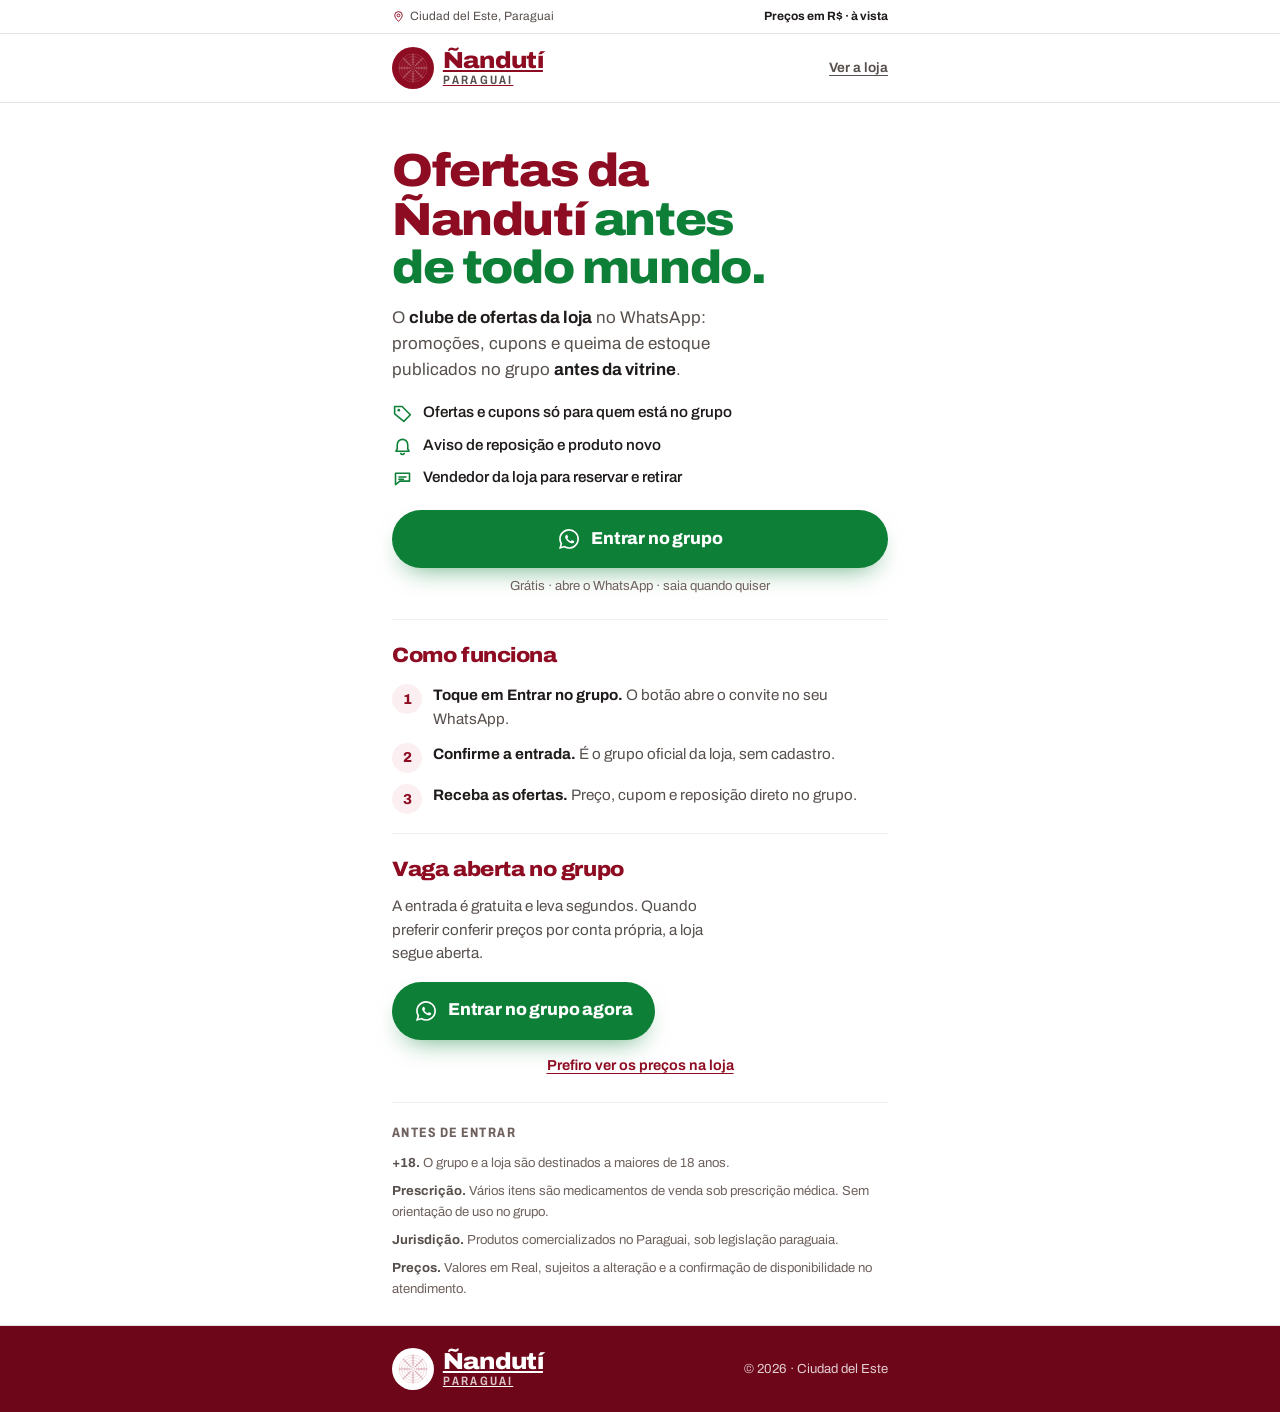
<file: site/grupo/index.html>
<!doctype html>
<html lang="pt-BR">
<head>
<meta charset="utf-8">
<meta name="viewport" content="width=device-width,initial-scale=1,viewport-fit=cover">
<title>Ñandutí — Clube de ofertas no WhatsApp</title>
<meta name="description" content="Ofertas, cupons e reposição da loja Ñandutí (Ciudad del Este) publicados primeiro no grupo do WhatsApp. Entrada gratuita.">
<meta name="theme-color" content="#8E0C22">
<meta property="og:type" content="website">
<meta property="og:title" content="Ñandutí — Clube de ofertas no WhatsApp">
<meta property="og:description" content="Ofertas, cupons e queima de estoque publicados primeiro no grupo da loja. Entrada gratuita.">
<meta property="og:locale" content="pt_BR">
<meta property="og:url" content="https://nanduti.vercel.app/grupo/">
<meta property="og:image" content="https://nanduti.vercel.app/assets/img/banner/1.webp">
<meta property="og:image:width" content="2000">
<meta property="og:image:height" content="667">
<meta property="og:image:alt" content="Ñandutí Paraguai — clube de ofertas no WhatsApp.">
<meta name="twitter:card" content="summary_large_image">
<link rel="preload" as="font" type="font/woff2" href="/assets/font/archivo-latin.woff2" crossorigin>
<link rel="icon" href="/assets/img/favicon.svg">
<!-- Meta Pixel — Nanduti - Grupo (4503152500002453). -->
<script>
!function(f,b,e,v,n,t,s)
{if(f.fbq)return;n=f.fbq=function(){n.callMethod?
n.callMethod.apply(n,arguments):n.queue.push(arguments)};
if(!f._fbq)f._fbq=n;n.push=n;n.loaded=!0;n.version='2.0';
n.queue=[];t=b.createElement(e);t.async=!0;
t.src=v;s=b.getElementsByTagName(e)[0];
s.parentNode.insertBefore(t,s)}(window, document,'script',
'https://connect.facebook.net/en_US/fbevents.js');
fbq('init', '4503152500002453');
fbq('track', 'PageView');
</script>
<noscript><img height="1" width="1" style="display:none"
src="https://www.facebook.com/tr?id=4503152500002453&ev=PageView&noscript=1"
/></noscript>
<style>
@font-face{
  font-family:'Archivo';font-style:normal;font-weight:300 900;font-stretch:62% 125%;
  font-display:swap;src:url('/assets/font/archivo-latin.woff2') format('woff2');
  unicode-range:U+0000-00FF,U+0131,U+0152-0153,U+02BB-02BC,U+02C6,U+02DA,U+02DC,U+0304,U+0308,U+0329,U+2000-206F,U+20AC,U+2122,U+2191,U+2193,U+2212,U+2215,U+FEFF,U+FFFD;
}
:root{
  --red:#8E0C22;--red-lo:#6D0618;--red-hi:#A81530;--red-wash:#FBEFF1;--red-line:#EFD8DC;
  --wa:#0D7F37;--wa-hi:#0A6C2F;--wa-wash:#E9F5ED;
  --gold:#E8A93C;--page:#fff;--card:#fff;--line:#E7E2E0;--line-2:#F3EFEF;
  --ink:#1F1B1A;--ink-2:#57504D;--ink-3:#6F625E;
  --f:'Archivo','Segoe UI',system-ui,sans-serif;--w-cond:78;
  --gut:clamp(1rem,5vw,1.5rem);--max:34rem;--r:12px;
  --ease:cubic-bezier(.16,1,.3,1);
  color-scheme:light;accent-color:var(--red);
}
*,*::before,*::after{box-sizing:border-box}
html{-webkit-text-size-adjust:100%;scroll-behavior:smooth}
body{margin:0;background:var(--page);color:var(--ink);font-family:var(--f);font-size:16px;line-height:1.55;-webkit-font-smoothing:antialiased}
h1,h2{margin:0;text-wrap:balance}
p{margin:0}ul{margin:0;padding:0;list-style:none}a{color:inherit}
::selection{background:var(--gold);color:var(--ink)}
:focus-visible{outline:2px solid var(--red);outline-offset:2px;border-radius:4px}
.vh{position:absolute;width:1px;height:1px;margin:-1px;overflow:hidden;clip-path:inset(50%);white-space:nowrap}
.skip{position:fixed;top:8px;left:8px;z-index:50;padding:.7rem 1.1rem;background:#fff;color:var(--red);border-radius:6px;font-weight:750;box-shadow:0 6px 20px -6px rgba(0,0,0,.4);transform:translateY(-180%);transition:transform .25s var(--ease)}
.skip:focus-visible{transform:none}
/* faixa + marca: o visitante reconhece a loja em meio segundo */
.topo{border-bottom:1px solid var(--line);background:#fff}
.topo__in{max-width:var(--max);margin-inline:auto;padding:.45rem var(--gut);display:flex;align-items:center;justify-content:space-between;gap:1rem;font-size:.75rem;color:var(--ink-2)}
.topo__loc{display:flex;align-items:center;gap:.3rem;overflow:hidden;text-overflow:ellipsis;white-space:nowrap}
.topo__loc svg{width:13px;height:13px;color:var(--red);flex:none}
.topo__r{font-weight:700;color:var(--ink);white-space:nowrap}
.hd{background:#fff;border-bottom:1px solid var(--line)}
.hd__in{max-width:var(--max);margin-inline:auto;padding:.8rem var(--gut);display:flex;align-items:center;justify-content:space-between;gap:1rem}
.brand{display:flex;align-items:center;gap:.55rem;color:var(--red)}
.brand__mark{display:grid;place-items:center;width:42px;height:42px;flex:none;border-radius:50%;background:var(--red);color:#fff}
.brand__mark svg{width:30px;height:30px;fill:none;stroke:currentColor;stroke-dasharray:1;stroke-width:2.4;vector-effect:non-scaling-stroke}
.brand__t{display:flex;flex-direction:column;line-height:1}
.brand__t b{font-variation-settings:'wdth' 112,'wght' 850;font-size:1.45rem;letter-spacing:-.03em}
.brand__t i{font-style:normal;font-size:.76rem;font-variation-settings:'wdth' var(--w-cond),'wght' 650;letter-spacing:.18em;text-transform:uppercase;color:var(--ink-2);margin-top:2px}
.hd__shop{font-size:.85rem;font-weight:650;color:var(--ink-2);text-decoration:underline;text-underline-offset:3px;white-space:nowrap}
.hd__shop:hover{color:var(--red)}
.wrap{max-width:var(--max);margin-inline:auto;padding-inline:var(--gut)}
/* hero: oferta + ação, sem enrolação */
.hero{padding:clamp(1.6rem,7vw,2.8rem) 0 1.4rem;animation:rise .5s var(--ease) both}
@keyframes rise{from{opacity:0;transform:translateY(14px)}to{opacity:1;transform:none}}
.hero h1{font-variation-settings:'wdth' 108,'wght' 850;font-size:clamp(2rem,9vw,2.9rem);line-height:1.04;letter-spacing:-.03em;color:var(--red);max-width:16ch}
.hero h1 em{font-style:normal;color:var(--wa)}
.lede{margin-top:.8rem;font-size:1.06rem;color:var(--ink-2);max-width:36ch}
.lede b{color:var(--ink)}
.gains{margin-top:1.1rem;display:grid;gap:.55rem}
.gains li{display:flex;align-items:flex-start;gap:.6rem;font-size:.95rem;font-weight:550}
.gains svg{width:21px;height:21px;flex:none;margin-top:.1rem;color:var(--wa)}
.cta{margin-top:1.3rem;display:grid;gap:.5rem}
.btn{display:inline-flex;align-items:center;justify-content:center;gap:.6rem;min-height:58px;padding:.8rem 1.4rem;border-radius:99px;font-weight:800;font-size:1.08rem;letter-spacing:-.01em;text-decoration:none;transition:transform .18s var(--ease),box-shadow .18s var(--ease),background .18s var(--ease)}
.btn svg{width:24px;height:24px;flex:none}
.btn--wa{background:var(--wa);color:#fff;box-shadow:0 12px 26px -12px rgba(13,127,55,.65)}
.btn--wa:hover{background:var(--wa-hi);transform:translateY(-1px)}
.btn--wa:active{transform:scale(.98)}
.micro{text-align:center;font-size:.82rem;color:var(--ink-3)}
/* passos: a sequência carrega a informação */
.how{padding:1.2rem 0;border-top:1px solid var(--line-2)}
.how h2,.go h2{font-variation-settings:'wdth' 108,'wght' 840;font-size:1.3rem;letter-spacing:-.02em;color:var(--red)}
.how ol{margin:.8rem 0 0;padding:0;list-style:none;display:grid;gap:.7rem;counter-reset:passo}
.how li{display:flex;gap:.7rem;align-items:flex-start;font-size:.95rem;color:var(--ink-2)}
.how li b{color:var(--ink)}
.how li::before{counter-increment:passo;content:counter(passo);flex:none;display:grid;place-items:center;width:30px;height:30px;border-radius:50%;background:var(--red-wash);color:var(--red);font-weight:800;font-size:.9rem}
/* segundo CTA + loja */
.go{padding:1.2rem 0 1.6rem;border-top:1px solid var(--line-2)}
.go p{margin:.6rem 0 1rem;font-size:.95rem;color:var(--ink-2);max-width:38ch}
.shop{display:flex;justify-content:center;margin-top:.9rem}
.shop a{font-size:.9rem;font-weight:650;color:var(--red);text-decoration:underline;text-underline-offset:3px}
/* letra miúda: fatos da operação, mesma língua do rodapé da loja */
.fine{border-top:1px solid var(--line-2);padding:1.2rem 0 1.6rem}
.fine h2{font-size:.85rem;font-variation-settings:'wdth' var(--w-cond),'wght' 720;letter-spacing:.11em;text-transform:uppercase;color:var(--ink-3)}
.fine div{margin-top:.6rem;display:grid;gap:.5rem;font-size:.82rem;line-height:1.55;color:var(--ink-3)}
.fine b{color:var(--ink-2)}
.ft{border-top:1px solid var(--line);background:var(--red-lo);color:#fff}
.ft__in{max-width:var(--max);margin-inline:auto;padding:1.4rem var(--gut) calc(1.4rem);display:flex;align-items:center;justify-content:space-between;gap:1rem;font-size:.82rem}
.ft .brand{color:#fff}
.ft .brand__mark{background:#fff;color:var(--red)}
.ft .brand__t i{color:rgba(255,255,255,.75)}
.ft p{color:rgba(255,255,255,.8)}
@media(prefers-reduced-motion:reduce){
  *,*::before,*::after{animation:none!important;transition:none!important}
  html{scroll-behavior:auto}
}
</style>
</head>
<body>
<!--
  IMPECCABLE DIRECTION CONTRACT — superfície nova em mundo estabelecido (transposição PontoCom).
  THESIS: Tráfego pago vira membro do grupo em um toque. Nenhuma navegação, nenhum catálogo, nenhum formulário entre o anúncio e o convite.
  OWN-WORLD: Tokens da loja (cochonilha #8E0C22, verde WhatsApp #0D7F37, Archivo, medalhão Ñandutí). Coluna única de 34rem, CTA verde em pílula no hero e no fechamento.
  STORY: Ele toca no anúncio, lê a promessa do clube em segundos, toca em Entrar e cai no convite do WhatsApp.
  FIRST VIEWPORT: Faixa + marca da loja, título do clube, 3 ganhos, botão verde.
  FORM: Landing de conversão de uma ação — herdada do mundo, sem identidade nova.
-->
<a class="skip" href="#entrar">Ir para o botão de entrar</a>

<svg width="0" height="0" style="position:absolute" aria-hidden="true" focusable="false">
  <defs>
    <g id="nd-unit">
      <line x1="0" y1="-24" x2="0" y2="-250" pathLength="1"/>
      <path d="M0,-62 Q27,-106 0,-150 Q-27,-106 0,-62Z" pathLength="1"/>
      <path d="M0,-154 Q35,-198 0,-242 Q-35,-198 0,-154Z" pathLength="1"/>
    </g>
    <g id="nd-medallion">
      <circle r="24" pathLength="1"/><circle r="62" pathLength="1"/>
      <circle r="106" pathLength="1"/><circle r="150" pathLength="1"/>
      <circle r="198" pathLength="1"/><circle r="242" pathLength="1"/>
      <use href="#nd-unit" transform="rotate(0)"/><use href="#nd-unit" transform="rotate(45)"/>
      <use href="#nd-unit" transform="rotate(90)"/><use href="#nd-unit" transform="rotate(135)"/>
      <use href="#nd-unit" transform="rotate(180)"/><use href="#nd-unit" transform="rotate(225)"/>
      <use href="#nd-unit" transform="rotate(270)"/><use href="#nd-unit" transform="rotate(315)"/>
    </g>
    <symbol id="i-wa" viewBox="0 0 24 24"><path fill="currentColor" d="M12.04 2C6.58 2 2.13 6.45 2.13 11.91c0 1.75.46 3.46 1.32 4.96L2 22l5.25-1.38a9.9 9.9 0 0 0 4.79 1.22h.01c5.46 0 9.91-4.45 9.91-9.91 0-2.65-1.03-5.14-2.9-7.01A9.82 9.82 0 0 0 12.04 2Zm0 1.67c2.2 0 4.27.86 5.83 2.42a8.2 8.2 0 0 1 2.41 5.82c0 4.54-3.7 8.24-8.25 8.24-1.48 0-2.93-.4-4.19-1.15l-.3-.18-3.12.82.83-3.04-.2-.31a8.19 8.19 0 0 1-1.26-4.38c0-4.54 3.7-8.24 8.25-8.24Zm-2.5 4.2c-.15 0-.4.06-.6.29-.21.23-.79.77-.79 1.87s.81 2.17.92 2.32c.11.15 1.57 2.4 3.81 3.36.53.23.95.37 1.27.47.53.17 1.02.15 1.4.09.43-.06 1.32-.54 1.5-1.06.19-.52.19-.97.13-1.06-.06-.09-.21-.15-.44-.26-.23-.12-1.32-.65-1.53-.73-.2-.07-.35-.11-.5.12-.15.23-.57.72-.7.87-.13.15-.26.17-.48.06-.23-.12-.96-.36-1.83-1.13-.68-.6-1.13-1.35-1.27-1.58-.13-.23-.01-.35.1-.47.1-.1.23-.26.34-.4.12-.13.15-.23.23-.38.08-.15.04-.29-.02-.4-.06-.12-.5-1.21-.69-1.66-.18-.44-.36-.38-.5-.38h-.42Z"/></symbol>
    <symbol id="i-pin" viewBox="0 0 24 24"><path fill="none" stroke="currentColor" stroke-width="1.8" stroke-linejoin="round" d="M12 21s7-6.3 7-11a7 7 0 1 0-14 0c0 4.7 7 11 7 11Z"/><circle cx="12" cy="10" r="2.6" fill="none" stroke="currentColor" stroke-width="1.8"/></symbol>
    <symbol id="i-tag" viewBox="0 0 24 24"><path fill="none" stroke="currentColor" stroke-width="1.8" stroke-linejoin="round" d="M3 12.5V4h8.5L21 13.5 13.5 21 3 12.5Z"/><circle cx="7.8" cy="8.2" r="1.5" fill="currentColor"/></symbol>
    <symbol id="i-bell" viewBox="0 0 24 24"><g fill="none" stroke="currentColor" stroke-width="1.8" stroke-linecap="round" stroke-linejoin="round"><path d="M6 16v-5a6 6 0 0 1 12 0v5l1.5 2.5h-15Z"/><path d="M10 21a2.2 2.2 0 0 0 4 0"/></g></symbol>
    <symbol id="i-chat" viewBox="0 0 24 24"><g fill="none" stroke="currentColor" stroke-width="1.8" stroke-linecap="round" stroke-linejoin="round"><path d="M4 6h16v9H9l-5 4Z"/><path d="M8 10.2h8M8 13h5"/></g></symbol>
  </defs>
</svg>

<div class="topo">
  <div class="topo__in">
    <p class="topo__loc"><svg aria-hidden="true"><use href="#i-pin"/></svg><span>Ciudad del Este, Paraguai</span></p>
    <p class="topo__r">Preços em R$ · à vista</p>
  </div>
</div>

<header class="hd">
  <div class="hd__in">
    <a class="brand" href="../" aria-label="Ñandutí Paraguai — ir para a loja">
      <span class="brand__mark" aria-hidden="true"><svg viewBox="-260 -260 520 520"><use href="#nd-medallion"/></svg></span>
      <span class="brand__t"><b>Ñandutí</b><i>Paraguai</i></span>
    </a>
    <a class="hd__shop" href="../">Ver a loja</a>
  </div>
</header>

<main>
  <div class="wrap">
    <section class="hero" aria-labelledby="hHero">
      <h1 id="hHero">Ofertas da Ñandutí <em>antes de todo mundo.</em></h1>
      <p class="lede">O <b>clube de ofertas da loja</b> no WhatsApp: promoções, cupons e queima de estoque publicados no grupo <b>antes da vitrine</b>.</p>
      <ul class="gains">
        <li><svg aria-hidden="true"><use href="#i-tag"/></svg><span>Ofertas e cupons só para quem está no grupo</span></li>
        <li><svg aria-hidden="true"><use href="#i-bell"/></svg><span>Aviso de reposição e produto novo</span></li>
        <li><svg aria-hidden="true"><use href="#i-chat"/></svg><span>Vendedor da loja para reservar e retirar</span></li>
      </ul>
      <div class="cta" id="entrar">
        <a class="btn btn--wa" data-entrar href="/entrar/"><svg aria-hidden="true"><use href="#i-wa"/></svg><span>Entrar no grupo</span></a>
        <p class="micro">Grátis · abre o WhatsApp · saia quando quiser</p>
      </div>
    </section>

    <section class="how" aria-label="Como funciona">
      <h2>Como funciona</h2>
      <ol>
        <li><span><b>Toque em Entrar no grupo.</b> O botão abre o convite no seu WhatsApp.</span></li>
        <li><span><b>Confirme a entrada.</b> É o grupo oficial da loja, sem cadastro.</span></li>
        <li><span><b>Receba as ofertas.</b> Preço, cupom e reposição direto no grupo.</span></li>
      </ol>
    </section>

    <section class="go" aria-label="Entrar agora">
      <h2>Vaga aberta no grupo</h2>
      <p>A entrada é gratuita e leva segundos. Quando preferir conferir preços por conta própria, a loja segue aberta.</p>
      <a class="btn btn--wa" data-entrar href="/entrar/"><svg aria-hidden="true"><use href="#i-wa"/></svg><span>Entrar no grupo agora</span></a>
      <div class="shop"><a href="../">Prefiro ver os preços na loja</a></div>
    </section>

    <section class="fine" aria-label="Antes de entrar">
      <h2>Antes de entrar</h2>
      <div>
        <p><b>+18.</b> O grupo e a loja são destinados a maiores de 18 anos.</p>
        <p><b>Prescrição.</b> Vários itens são medicamentos de venda sob prescrição médica. Sem orientação de uso no grupo.</p>
        <p><b>Jurisdição.</b> Produtos comercializados no Paraguai, sob legislação paraguaia.</p>
        <p><b>Preços.</b> Valores em Real, sujeitos a alteração e a confirmação de disponibilidade no atendimento.</p>
      </div>
    </section>
  </div>
</main>

<footer class="ft">
  <div class="ft__in">
    <a class="brand" href="../" aria-label="Ñandutí Paraguai — ir para a loja">
      <span class="brand__mark" aria-hidden="true"><svg viewBox="-260 -260 520 520"><use href="#nd-medallion"/></svg></span>
      <span class="brand__t"><b>Ñandutí</b><i>Paraguai</i></span>
    </a>
    <p>© <span id="ano">2026</span> · Ciudad del Este</p>
  </div>
</footer>


<script>
/* UTM do anúncio atravessa para /entrar (o convite do WhatsApp não aceita
   parâmetros — a atribuição por criativo vive na URL que você anuncia).
   Lead também no CLIQUE (não só na chegada em /entrar): quem clica e o
   WhatsApp abre fora do navegador nunca voltaria para contar conversão. */
(function () {
  'use strict';
  document.getElementById('ano').textContent = new Date().getFullYear();
  var q = location.search;
  if (q) {
    var links = document.querySelectorAll('a[data-entrar]');
    for (var i = 0; i < links.length; i++) links[i].href = '/entrar/' + q;
  }
  function lead() {
    try {
      if (window.fbq) fbq('track', 'Lead', { content_name: 'grupo_whatsapp_click' });
    } catch (e) {}
  }
  document.addEventListener('click', function (e) {
    if (e.target && e.target.closest && e.target.closest('a[data-entrar]')) lead();
  });
})();
</script>
</body>
</html>
</file>
<file: assets/css/style.css>
@font-face{
  font-family:'Archivo';
  font-style:normal;
  font-weight:300 900;
  font-stretch:62% 125%;
  font-display:swap;
  src:url('../font/archivo-latin.woff2') format('woff2');
  unicode-range:U+0000-00FF,U+0131,U+0152-0153,U+02BB-02BC,U+02C6,U+02DA,U+02DC,U+0304,U+0308,U+0329,U+2000-206F,U+20AC,U+2122,U+2191,U+2193,U+2212,U+2215,U+FEFF,U+FFFD;
}
@font-face{
  font-family:'Archivo';
  font-style:normal;
  font-weight:300 900;
  font-stretch:62% 125%;
  font-display:swap;
  src:url('../font/archivo-latin-ext.woff2') format('woff2');
  unicode-range:U+0100-02BA,U+02BD-02C5,U+02C7-02CC,U+02CE-02D7,U+02DD-02FF,U+0304,U+0308,U+0329,U+1D00-1DBF,U+1E00-1E9F,U+1EF2-1EFF,U+2020,U+20A0-20AB,U+20AD-20C0,U+2113,U+2C60-2C7F,U+A720-A7FF;
}

/* ==========================================================================
   ÑANDUTÍ — sistema visual
   Estrutura de marketplace, paleta da renda de Itauguá.
   Campo claro tingido do próprio vermelho; cochonilha na barra, nos títulos
   e no preço; índigo da bandeira só no bloco de origem; verde só no WhatsApp.
   ========================================================================== */

:root{
  /* marca — cochonilha mantida, agora sobre campo branco como na referência */
  --red:#8E0C22;
  --red-lo:#6D0618;
  --red-hi:#A81530;
  --red-wash:#FBEFF1;
  --red-line:#EFD8DC;
  --indigo:#0A2A63;
  --gold:#E8A93C;
  --wa:#0D7F37;
  --wa-hi:#0A6C2F;

  /* campo — branco de loja, linha neutra fina como na referência */
  --page:#FFFFFF;
  --card:#FFFFFF;
  --line:#E7E2E0;
  --line-2:#F3EFEF;

  /* tinta — neutra sobre branco, como na referência */
  --ink:#1F1B1A;
  --ink-2:#57504D;
  --ink-3:#6F625E;

  /* tipo */
  /* escala de interface — 5 degraus, nada entre eles */
  --t-xs:.76rem;
  --t-sm:.85rem;
  --t-md:.95rem;
  --t-lg:1.06rem;
  --t-xl:1.24rem;
  --f:'Archivo','Segoe UI',system-ui,sans-serif;
  --w-cond:78;

  /* ritmo */
  --gut:clamp(1rem,3.5vw,2.5rem);
  --max:1420px;
  --r:10px;

  /* movimento */
  --ease:cubic-bezier(.16,1,.3,1);
  --ease-io:cubic-bezier(.33,1,.68,1);

  color-scheme:light;
  accent-color:var(--red);
}

*,*::before,*::after{box-sizing:border-box}
html{-webkit-text-size-adjust:100%;scroll-behavior:smooth;scroll-padding-top:120px}
body{
  margin:0;overflow-x:clip;
  background:var(--page);color:var(--ink);
  font-family:var(--f);font-size:16px;line-height:1.55;
  -webkit-font-smoothing:antialiased;
}
h1,h2,h3{margin:0;text-wrap:balance}
p{margin:0}
a{color:inherit;text-decoration:none}
button{font:inherit;color:inherit;border:0;background:none;cursor:pointer}
img{max-width:100%;display:block}
svg{display:block}
ul,ol{margin:0;padding:0;list-style:none}

/* superfícies do navegador */
::selection{background:var(--gold);color:var(--ink)}
:focus-visible{outline:2px solid var(--red);outline-offset:2px;border-radius:4px}
:where(input,textarea){caret-color:var(--red)}
@supports (scrollbar-color:red red){html{scrollbar-color:#C9A9AF var(--page);scrollbar-width:thin}}
::-webkit-scrollbar{width:11px;height:11px}
::-webkit-scrollbar-track{background:var(--page)}
::-webkit-scrollbar-thumb{background:#C9A9AF;border-radius:99px;border:3px solid var(--page)}

.vh{position:absolute;width:1px;height:1px;padding:0;margin:-1px;overflow:hidden;clip-path:inset(50%);white-space:nowrap}
.skip{position:fixed;top:8px;left:8px;z-index:300;padding:.7rem 1.1rem;background:var(--card);
  color:var(--red);border-radius:6px;font-weight:750;font-size:var(--t-md);
  box-shadow:0 6px 20px -6px rgba(0,0,0,.4);transform:translateY(-180%);transition:transform .25s var(--ease)}
.skip:focus-visible{transform:none}

.wrap{max-width:var(--max);margin-inline:auto;padding-inline:var(--gut)}

/* renda */
.brand__glyph,.cta__lace,.capa__lace{
  fill:none;stroke:currentColor;stroke-dasharray:1;stroke-dashoffset:0;
  vector-effect:non-scaling-stroke;
}
.brand__glyph{stroke-width:2.4}
.cta__lace,.capa__lace{stroke-width:.9}

/* ==========================================================================
   BOTÕES
   ========================================================================== */
.btn{
  display:inline-flex;align-items:center;justify-content:center;gap:.5rem;
  min-height:46px;padding:.6rem 1.15rem;border-radius:8px;
  font-weight:750;font-size:var(--t-md);letter-spacing:-.012em;white-space:nowrap;
  transition:transform .18s var(--ease),box-shadow .18s var(--ease),background .18s var(--ease);
}
.btn svg{width:19px;height:19px;flex:none}
.btn:active{transform:scale(.97)}
.btn--pri{background:var(--red);color:#fff}
.btn--pri:hover{background:var(--red-hi);box-shadow:0 8px 18px -10px rgba(23,17,16,.55)}
.btn--wa{background:var(--wa);color:#fff}
.btn--wa:hover{background:var(--wa-hi);box-shadow:0 8px 18px -10px rgba(23,17,16,.55)}
.btn--gh{border:1.5px solid var(--red);color:var(--red);background:transparent}
.btn--gh:hover{background:var(--red-wash)}
.btn--lg{min-height:54px;padding:.75rem 1.6rem;font-size:var(--t-lg)}
.btn--pill{border-radius:99px;background:#fff;color:var(--red);padding-inline:2.1rem}
.btn--pill:hover{background:var(--gold);color:var(--ink);
  box-shadow:0 10px 24px -8px rgba(0,0,0,.45)}
.btn--pillwa{color:var(--wa)}
.btn--pillwa:hover{color:var(--ink)}
.btn--full{width:100%}

/* ==========================================================================
   FAIXA INSTITUCIONAL + CABEÇALHO — padrão da referência: faixa fina,
   cabeçalho branco, marca vermelha, busca pílula, links e botão pílula.
   ========================================================================== */
.topo{border-bottom:1px solid var(--line);background:var(--card)}
.topo__in{max-width:var(--max);margin-inline:auto;padding:.4rem var(--gut);
  display:flex;align-items:center;justify-content:space-between;gap:1rem;
  font-size:.75rem;color:var(--ink-2)}
.topo__loc{display:flex;align-items:center;gap:.3rem;min-width:0;
  overflow:hidden;text-overflow:ellipsis;white-space:nowrap}
.topo__loc svg{width:13px;height:13px;color:var(--red);flex:none}
.topo__r{display:flex;align-items:center;gap:.6rem;white-space:nowrap}
.topo__lang{font-weight:700;color:var(--ink)}
.topo__sep{width:1px;height:12px;background:var(--line)}
@media(max-width:640px){.topo__lang,.topo__nota,.topo__r .topo__sep{display:none}}
.topo__moeda{white-space:nowrap}
.topo__moeda b{font-weight:800}
.hd{position:sticky;top:0;z-index:100;background:var(--card);
  border-bottom:1px solid var(--line);
  padding-top:env(safe-area-inset-top)}
.hd__in{
  max-width:var(--max);margin-inline:auto;padding:.8rem var(--gut);
  display:grid;grid-template-columns:auto 1fr auto;align-items:center;gap:.7rem 1rem;
}
@media(min-width:900px){.hd__in{gap:.7rem 2rem;padding-block:.9rem}}
.hd__menu{display:grid;place-items:center;width:44px;height:44px;flex:none;
  border-radius:9px;color:var(--red);
  transition:background .16s var(--ease)}
.hd__menu svg{width:22px;height:22px}
.hd__menu:hover{background:var(--red-wash)}
@media(min-width:900px){.hd__menu{display:none}}
.brand{display:flex;align-items:center;gap:.55rem;flex:none;min-height:44px;color:var(--red)}
.brand__mark{display:grid;place-items:center;width:42px;height:42px;flex:none;
  border-radius:50%;background:var(--red);color:#fff}
.brand__mark svg{width:30px;height:30px;fill:none;stroke:currentColor;
  stroke-dasharray:1;stroke-width:2.4;vector-effect:non-scaling-stroke}
.brand__t{display:flex;flex-direction:column;line-height:1}
.brand__t b{font-variation-settings:'wdth' 112,'wght' 850;font-size:1.45rem;letter-spacing:-.03em}
.brand__t i{font-style:normal;font-size:var(--t-xs);font-variation-settings:'wdth' var(--w-cond),'wght' 650;
  letter-spacing:.18em;text-transform:uppercase;color:var(--ink-2);margin-top:2px}
.brand--ft{color:#fff}
.brand--ft .brand__mark{background:#fff;color:var(--red)}
.brand--ft .brand__t i{color:rgba(255,255,255,.75)}
.hdsearch{
  position:relative;display:flex;align-items:center;
  grid-column:1 / -1;order:3;
  background:#fff;border:1.5px solid var(--line);border-radius:99px;
  transition:border-color .16s var(--ease)}
.hdsearch:focus-within{border-color:var(--red);outline:none}
@media(min-width:900px){.hdsearch{grid-column:auto;order:0;max-width:620px;width:100%;justify-self:center}}
.hdsearch input{
  flex:1;min-width:0;padding:.72rem 1rem;border:0;background:none;outline:none;
  font:inherit;font-size:var(--t-md);font-weight:500;color:var(--ink);border-radius:99px;
}
.hdsearch input::placeholder{color:var(--ink-3);font-weight:400}
.hdsearch input::-webkit-search-cancel-button{display:none}
.hdsearch__x{flex:none;display:grid;place-items:center;width:38px;height:38px;
  border-radius:99px;color:var(--ink-3)}
.hdsearch__x[hidden]{display:none}
.hdsearch__x svg{width:15px;height:15px}
.hdsearch__x:hover{background:var(--red-wash);color:var(--red)}
.hdsearch__go{flex:none;display:grid;place-items:center;width:42px;height:42px;margin:2px;
  border-radius:50%;background:none;color:var(--ink-3);transition:color .16s var(--ease)}
.hdsearch__go svg{width:19px;height:19px}
.hdsearch__go:hover{color:var(--red)}
.hd__side{display:flex;align-items:center;gap:1rem;justify-self:end}
.hd__link{display:none;font-size:var(--t-sm);font-weight:600;color:var(--ink-2);white-space:nowrap;
  padding:.5rem .1rem}
.hd__link:hover{color:var(--red)}
@media(min-width:1000px){.hd__link{display:block}}
.hd__link + .hd__link{border-left:1px solid var(--line);padding-left:1rem}
.hd__cta{display:inline-flex;align-items:center;gap:.45rem;min-height:46px;padding:.55rem 1.3rem;
  border-radius:99px;background:var(--red);color:#fff;font-weight:750;font-size:var(--t-sm);
  white-space:nowrap;transition:background .18s var(--ease),transform .18s var(--ease)}
.hd__cta svg{width:17px;height:17px}
.hd__cta:hover{background:var(--red-hi);transform:translateY(-1px)}
@media(max-width:899px){
  .hd__in{grid-template-columns:auto minmax(0,1fr) auto;gap:.6rem}
  .hd__cta span{display:none}
  .hd__cta{min-height:44px;padding:.55rem .8rem}
  .brand__t b{font-size:1.2rem}
  .hdsearch{min-width:0;width:100%}
}
.topo__in > *{min-width:0}

/* ==========================================================================
   DEPARTAMENTOS
   ========================================================================== */
.dep{position:relative;z-index:95;background:var(--card);border-bottom:1px solid var(--line)}
.dep__in{max-width:var(--max);margin-inline:auto;padding-inline:var(--gut);
  display:flex;align-items:center;justify-content:center;gap:.2rem}
.dep__all{display:flex;align-items:center;gap:.5rem;min-height:52px;padding:.5rem .9rem;
  font-weight:700;font-size:var(--t-sm);color:var(--ink);white-space:nowrap;flex:none;
  transition:color .18s var(--ease)}
.dep__burger{width:18px;height:18px}
.dep__all:hover{color:var(--red)}
.dep__quick{display:flex;align-items:center;gap:.15rem;overflow-x:auto;scrollbar-width:none;
  scroll-snap-type:x proximity;overscroll-behavior-x:contain;
  mask-image:linear-gradient(90deg,#000 calc(100% - 2rem),transparent)}
.dep__q{scroll-snap-align:start}
@media(max-width:899px){
  .dep__all{display:none}
  .dep__in{padding-inline:0;justify-content:flex-start}
  .dep__quick{padding-inline:var(--gut)}
}
.dep__quick::-webkit-scrollbar{display:none}
.dep__q{padding:.5rem .8rem;min-height:52px;display:flex;align-items:center;gap:.45rem;
  font-size:var(--t-sm);font-weight:700;color:var(--ink);white-space:nowrap;
  transition:color .18s var(--ease)}
.dep__q svg{width:17px;height:17px;color:var(--red);flex:none}
.dep__q:hover{color:var(--red)}

/* Painel vertical ancorado na caixa, não uma faixa de ponta a ponta */
.dep__menu{position:absolute;top:100%;left:max(var(--gut),(100vw - var(--max))/2 + var(--gut));
  width:min(19rem,calc(100vw - 2*var(--gut)));background:var(--card);
  border:1px solid var(--line);border-top:0;border-radius:0 0 10px 10px;
  box-shadow:0 8px 14px -12px rgba(23,17,16,.45);overflow:hidden;
  animation:drop .22s var(--ease) both}
.dep__menu[hidden]{display:none}
@keyframes drop{from{transform:translateY(-8px)}to{transform:none}}

.dep__list{list-style:none;margin:0;padding:.35rem}
.dep__link{display:grid;grid-template-columns:22px 1fr 14px;align-items:center;gap:.7rem;
  min-height:44px;padding:.5rem .6rem;border-radius:7px;font-size:var(--t-md);font-weight:600;
  color:var(--ink);transition:background .16s var(--ease),color .16s var(--ease)}
.dep__ico{width:22px;height:22px;color:var(--red);opacity:.85}
.dep__nome{min-width:0;overflow:hidden;text-overflow:ellipsis;white-space:nowrap}
.dep__seta{width:14px;height:14px;color:var(--ink-3);
  transition:transform .16s var(--ease),color .16s var(--ease)}
.dep__link:hover{background:var(--red-wash);color:var(--red)}
.dep__link:hover .dep__seta{color:var(--red)}
.dep__link:hover .dep__seta{transform:translateX(2px)}
.dep__link:hover .dep__ico{opacity:1}

/* ---- gaveta do celular ---- */
.gav{position:fixed;inset:0;z-index:200}
.gav[hidden]{display:none}
.gav__fundo{position:absolute;inset:0;background:rgba(23,17,16,.5);opacity:0;
  transition:opacity .22s var(--ease)}
.gav__p{position:absolute;inset:0 auto 0 0;width:min(20rem,86vw);background:var(--card);
  display:flex;flex-direction:column;transform:translateX(-100%);
  transition:transform .22s var(--ease);box-shadow:6px 0 28px -12px rgba(23,17,16,.4)}
.gav.is-on .gav__fundo{opacity:1}
.gav.is-on .gav__p{transform:none}
.gav__h{display:flex;align-items:center;justify-content:space-between;gap:1rem;
  padding:1rem 1.1rem;background:var(--red);color:#fff}
.gav__h b{font-size:var(--t-lg);font-variation-settings:'wght' 800}
.gav__x{display:grid;place-items:center;width:44px;height:44px;border-radius:99px;
  background:rgba(255,255,255,.16);color:#fff;transition:background .16s var(--ease)}
.gav__x:hover{background:rgba(255,255,255,.3)}
.gav__x svg{width:16px;height:16px}
.gav__b{flex:1;overflow-y:auto;padding:.5rem .4rem 2rem;-webkit-overflow-scrolling:touch}
.gav__todos{display:grid;grid-template-columns:20px 1fr 14px;align-items:center;gap:.7rem;
  width:100%;min-height:52px;padding:.7rem .8rem;border-radius:8px;
  font-size:var(--t-md);font-weight:700;color:var(--ink);text-align:left}
.gav__todos svg{width:20px;height:20px;color:var(--red)}
.gav__caret{width:14px;height:14px;color:var(--ink-3);transform:rotate(90deg);transition:transform .2s var(--ease)}
.gav__todos[aria-expanded="false"] .gav__caret{transform:none}
.gav__todos:hover{background:var(--red-wash)}
.gav__b .dep__link{min-height:50px;font-size:var(--t-md)}

@media(prefers-reduced-motion:reduce){
  .gav__fundo,.gav__p{transition:none}
  .dep__menu{animation:none}
}

/* ==========================================================================
   CATÁLOGO — padrão da referência: sidebar à esquerda, vitrine à direita,
   breadcrumb, ordenação em pílula, grade de 4.
   ========================================================================== */
.catlay{display:grid;gap:1.2rem;padding-top:1.1rem}
@media(min-width:960px){.catlay{grid-template-columns:230px minmax(0,1fr);gap:1.6rem;align-items:start}}
.side{display:none}
@media(min-width:960px){.side{display:grid;gap:1.4rem;align-content:start;position:sticky;top:132px}}
.side__box h2{display:flex;align-items:center;justify-content:space-between;
  font-size:var(--t-md);font-weight:800;color:var(--red);margin-bottom:.4rem}
.side__deps{display:grid}
.side__deps a{display:flex;align-items:center;justify-content:space-between;gap:.6rem;
  padding:.5rem .1rem;font-size:var(--t-sm);color:var(--ink-2);border-bottom:1px solid var(--line-2)}
.side__deps a:hover{color:var(--red)}
.side__deps a.is-on{color:var(--red);font-weight:750}
.side__deps small{font-size:var(--t-xs);color:var(--ink-3);font-feature-settings:'tnum'}
.side__help{border:1px solid var(--line);border-radius:12px;padding:1rem}
.side__help p{font-size:var(--t-sm);color:var(--ink-2);line-height:1.5;margin-bottom:.8rem}
.catmain{min-width:0}
.crumbs{display:flex;flex-wrap:wrap;align-items:center;gap:.3rem .4rem;
  padding:.2rem 0 .6rem;font-size:var(--t-sm);color:var(--ink-3)}
.crumbs a{padding:.4rem .2rem}
.crumbs a:hover{color:var(--red);text-decoration:underline;text-underline-offset:3px}
.crumbs i{font-style:normal;opacity:.5}
.crumbs b{font-weight:700;color:var(--red)}
.cathd{display:flex;flex-wrap:wrap;align-items:center;gap:.7rem 1rem;margin:0 0 1rem}
.cathd__t{flex:1;min-width:min(100%,12rem)}
.cathd__t h2{font-variation-settings:'wdth' 106,'wght' 820;font-size:clamp(1.25rem,1.1rem + 1vw,1.5rem);
  letter-spacing:-.02em;line-height:1.15;text-wrap:balance}
.cathd__t p{font-size:var(--t-sm);color:var(--ink-3);font-feature-settings:'tnum'}
.cathd__x{display:inline-flex;align-items:center;gap:.45rem;min-height:44px;padding:.5rem .9rem;
  border-radius:99px;background:var(--red-wash);color:var(--red);font-weight:700;font-size:var(--t-sm)}
.cathd__x[hidden]{display:none}
.cathd__x svg{width:14px;height:14px}
.cathd__x:hover{background:var(--red-line)}
.ordena{display:flex;align-items:center;gap:.55rem;font-size:var(--t-sm);color:var(--ink-2);font-weight:600}
.ordena>span{flex:none}
.ordena select{flex:1;min-width:0;min-height:44px;padding:.5rem 2.2rem .5rem 1rem;border-radius:99px;
  border:1px solid var(--line);background:var(--card);color:var(--ink);
  font:inherit;font-size:var(--t-sm);font-weight:650;cursor:pointer;appearance:none;
  background-image:linear-gradient(45deg,transparent 50%,var(--ink-3) 50%),linear-gradient(135deg,var(--ink-3) 50%,transparent 50%);
  background-position:calc(100% - 17px) 52%,calc(100% - 12px) 52%;
  background-size:5px 5px,5px 5px;background-repeat:no-repeat}
.ordena select:hover{border-color:var(--red)}
@media(max-width:559px){
  .cathd{gap:.5rem .8rem}
  .ordena{width:100%}
}

/* ---- modo de busca: a home recolhe e o resultado assume o topo ---- */
body.is-busca .home-so{display:none}
body.is-busca #catalogo{padding-top:.6rem}

/* ---- cupom, dentro da página do produto ---- */
.cup{display:grid;grid-template-columns:20px 1fr;align-items:center;gap:.5rem .6rem;
  padding:.75rem .85rem;border:1px dashed var(--red-line);border-radius:9px}
.cup--on{border-style:solid;border-color:var(--red);background:var(--red-wash)}
.cup__ico{width:20px;height:20px;color:var(--red)}
.cup__f{display:flex;gap:.45rem;min-width:0}
.cup__f input{flex:1;min-width:0;min-height:46px;padding:.5rem .75rem;border-radius:8px;
  border:1px solid var(--line);background:var(--card);font:inherit;font-size:var(--t-md);
  font-weight:650;color:var(--ink);text-transform:uppercase;outline:none}
.cup__f input::placeholder{text-transform:none;font-weight:500;color:var(--ink-3)}
.cup__f input:focus{border-color:var(--red)}
.cup__f button{flex:none;min-height:46px;padding:.5rem 1.05rem;border-radius:8px;
  background:var(--red);color:#fff;font-weight:750;font-size:var(--t-md);
  transition:background .16s var(--ease)}
.cup__f button:hover{background:var(--red-hi)}
.cup__ok{font-size:var(--t-sm);font-weight:650;color:var(--red)}
.cup__ok b{font-variation-settings:'wght' 800}
.cup__ok button{margin-left:.35rem;padding:.65rem .5rem;font-size:var(--t-sm);font-weight:700;
  color:var(--ink-3);text-decoration:underline;text-underline-offset:3px}
.cup__ok button:hover{color:var(--red)}
.cup__erro{grid-column:2;font-size:var(--t-sm);color:var(--red);font-weight:600}
.cup__erro:empty{display:none}

/* preço com desconto */
.card__p--off{display:flex;flex-wrap:wrap;align-items:baseline;gap:.1rem .5rem}
.card__de{font-size:var(--t-xs);color:var(--ink-3);text-decoration:line-through}
.card__por{display:inline-flex;align-items:baseline;gap:.15rem}
.buy__de{font-size:var(--t-md);color:var(--ink-3);text-decoration:line-through}

/* ==========================================================================
   CAPA
   ========================================================================== */
.capa{position:relative;isolation:isolate;background:var(--red-lo);overflow:clip}
.capa__track{display:flex;overflow-x:auto;scroll-snap-type:x mandatory;
  scrollbar-width:none;overscroll-behavior-x:contain}
.capa__track::-webkit-scrollbar{display:none}
.slide{
  position:relative;flex:0 0 100%;scroll-snap-align:center;isolation:isolate;
  min-height:clamp(330px,30vw,420px);
  display:grid;align-items:center;
  grid-template-columns:1fr;
  max-width:100%;
  padding:2.4rem var(--gut) 3rem;color:#fff;overflow:clip;
}
@media(min-width:860px){
  .slide{grid-template-columns:minmax(0,1fr) minmax(0,1.02fr);
    gap:2rem;padding-inline:max(var(--gut),4vw)}
}

/* arte da vitrine: pedestal, foco e reflexo, tudo desenhado */
.slide__art{display:none;width:100%;height:auto;aspect-ratio:520/320;
  align-self:center;overflow:visible}
@media(min-width:860px){.slide__art{display:block}}
.slide__objs{stroke-width:1.6;vector-effect:non-scaling-stroke}
.slide__art use{stroke-width:1.6}

/* banner com imagem pronta: a peça traz o próprio texto */
/* A peça é mais larga que os slides de texto, então sobra altura. Centralizar
   deixa a folga igual em cima e embaixo, no mesmo vermelho da arte, em vez de
   uma faixa vazia só no pé. */
/* Zera as duas colunas que o slide de texto usa (texto | arte): o banner é
   peça única e precisa da largura inteira. */
.slide--img{padding:0;display:grid;grid-template-columns:1fr;gap:0;
  align-content:center;min-height:0;background:var(--red-lo)}
.slide__link{display:block;width:100%}
.slide--img picture{display:block;width:100%}
.slide--img img{width:100%;height:auto;display:block}
.slide--a{background:radial-gradient(90% 120% at 82% 20%,var(--red-hi) 0%,var(--red) 45%,var(--red-lo) 100%)}
.slide--b{background:radial-gradient(80% 120% at 15% 85%,#123A80 0%,var(--indigo) 55%,#06183C 100%)}
.slide--c{background:radial-gradient(85% 120% at 50% 12%,var(--red-hi) 0%,#5A0413 72%)}
.capa__lace{position:absolute;z-index:-1;right:-34%;top:50%;translate:0 -50%;
  width:min(118vw,700px);height:auto;aspect-ratio:1;color:#fff;opacity:.24;pointer-events:none}
@media(min-width:860px){.capa__lace{right:8%;width:min(38vw,460px);opacity:.16}}
.slide__in{position:relative;max-width:min(100%,34rem);width:100%}
.slide h2{font-variation-settings:'wdth' 116,'wght' 870;
  font-size:clamp(1.85rem,5.6vw,3.5rem);line-height:.96;letter-spacing:-.036em;margin-bottom:.75rem}
.slide p{font-size:clamp(.95rem,.9rem + .4vw,1.12rem);line-height:1.5;
  color:rgba(255,255,255,.92);max-width:34ch;margin-bottom:1.5rem}
.slide__f{display:flex;flex-wrap:wrap;gap:.4rem 1.1rem;margin-top:1.2rem;
  font-size:var(--t-xs);font-variation-settings:'wdth' var(--w-cond),'wght' 640;
  letter-spacing:.09em;text-transform:uppercase;color:rgba(255,255,255,.9)}
.slide__f span{display:inline-flex;align-items:center;gap:.4rem}
.slide__f span::before{content:'';width:3px;height:3px;border-radius:99px;background:var(--gold)}

.capa__dots{position:absolute;left:0;right:0;bottom:.9rem;z-index:3;
  display:flex;justify-content:center;gap:.4rem}
.cdot{width:26px;height:26px;display:grid;place-items:center}
.cdot::before{content:'';width:9px;height:9px;border-radius:99px;background:rgba(255,255,255,.45);
  transition:width .3s var(--ease),background .3s var(--ease)}
.cdot[aria-current="true"]::before{width:26px;background:var(--gold)}

/* ==========================================================================
   LADRILHOS DE DEPARTAMENTO
   ========================================================================== */
.tiles{background:var(--card);border-bottom:1px solid var(--line)}
/* Grade de verdade, não trilho: 10 departamentos fecham 2x5 no desktop e
   2 colunas no celular. O `repeat(9,1fr)` de antes deixava um órfão sozinho
   na segunda linha, e o trilho horizontal no celular escondia sete deles
   atrás de um arrasto que ninguém faz. */
.tiles__in{max-width:var(--max);margin-inline:auto;padding:1.4rem var(--gut) 1.6rem;
  display:grid;gap:.7rem;grid-template-columns:repeat(2,minmax(0,1fr))}
@media(min-width:560px){.tiles__in{grid-template-columns:repeat(3,minmax(0,1fr))}}
@media(min-width:860px){.tiles__in{grid-template-columns:repeat(5,minmax(0,1fr));gap:.9rem}}

.tile{
  display:grid;grid-template-rows:auto auto auto;gap:.15rem;min-width:0;
  padding:.7rem .7rem .9rem;border-radius:var(--r);border:1px solid var(--line);
  background:var(--card);
  transition:transform .2s var(--ease),border-color .2s var(--ease),box-shadow .2s var(--ease);
}
.tile:hover{transform:translateY(-3px);border-color:var(--red);
  box-shadow:0 12px 22px -16px rgba(23,17,16,.45)}
.tile__fig{position:relative;aspect-ratio:1;display:grid;place-items:center;
  border-radius:calc(var(--r) - 3px);background:#fff;overflow:hidden;margin-bottom:.55rem}
.tile__fig img{position:absolute;inset:0;width:100%;height:100%;object-fit:contain;padding:8%}
.tile__fig svg{width:44%;height:44%;color:var(--red);opacity:.6}
.tile:hover .tile__fig img{transform:scale(1.04)}
.tile__fig img{transition:transform .3s var(--ease)}
.tile__n{font-size:var(--t-sm);font-variation-settings:'wght' 720;line-height:1.25;
  color:var(--ink);letter-spacing:-.012em;
  /* duas linhas reservadas: os nomes longos quebram e a fileira segue alinhada */
  min-height:2.5em}
.tile__p{font-size:var(--t-xs);color:var(--ink-3)}
.tile__p b{font-variation-settings:'wght' 750;color:var(--red);font-feature-settings:'tnum'}

/* ==========================================================================
   CABEÇALHO DE SEÇÃO E PRATELEIRA
   ========================================================================== */
.shelf{margin-top:2.4rem}
.shead{display:flex;align-items:center;justify-content:space-between;gap:1rem;margin-bottom:1rem}
.shead h2{font-variation-settings:'wdth' 108,'wght' 830;
  font-size:clamp(1.15rem,3.6vw,1.6rem);letter-spacing:-.028em;color:var(--red);line-height:1.1}
.shead__nav{display:none;gap:.4rem;flex:none}
@media(min-width:760px){.shead__nav{display:flex}}
.sarrow{display:grid;place-items:center;width:44px;height:44px;border-radius:99px;
  border:1px solid var(--line);background:var(--card);color:var(--red);
  transition:background .18s var(--ease),border-color .18s var(--ease)}
.sarrow svg{width:17px;height:17px}
.sarrow:hover{background:var(--red-wash);border-color:var(--red)}
.rail{display:flex;gap:.7rem;overflow-x:auto;scroll-snap-type:x proximity;
  padding-bottom:.4rem;scrollbar-width:none;overscroll-behavior-x:contain}
.rail::-webkit-scrollbar{display:none}
.rail > .card{flex:0 0 clamp(152px,44vw,208px);scroll-snap-align:start}
.grid{display:grid;gap:.9rem;grid-template-columns:repeat(2,minmax(0,1fr))}
@media(min-width:640px){.grid{grid-template-columns:repeat(3,minmax(0,1fr))}}
@media(min-width:960px){.catmain .grid{grid-template-columns:repeat(3,minmax(0,1fr))}}
@media(min-width:1200px){.catmain .grid{grid-template-columns:repeat(4,minmax(0,1fr))}}
@media(min-width:960px){body.is-plano .catlay{grid-template-columns:230px minmax(0,1fr)}}
.grid > *{min-width:0}
.card{
  position:relative;display:flex;flex-direction:column;min-width:0;
  background:var(--card);border:1px solid var(--line);border-radius:12px;
  overflow:hidden;
  transition:transform .22s var(--ease),box-shadow .22s var(--ease),border-color .22s var(--ease);
}
.card:hover{transform:translateY(-3px);border-color:#D8D2D0;
  box-shadow:0 14px 28px -18px rgba(23,17,16,.35)}
.card[hidden]{display:none}
.card__fig{position:relative;aspect-ratio:1;display:grid;place-items:center;
  background:#fff;border-bottom:1px solid var(--line-2);overflow:hidden}
.card__fig img{position:absolute;inset:0;width:100%;height:100%;
  object-fit:contain;padding:6%}
.card__fig--foto{background:#fff}
.card__fig > svg{width:48%;height:48%;color:var(--red);opacity:.62;
  transition:transform .3s var(--ease),opacity .3s var(--ease)}
.card:hover .card__fig > svg{transform:scale(1.08);opacity:.85}
.card__tag{position:absolute;top:.5rem;left:.5rem;z-index:2;
  padding:.22rem .5rem;border-radius:99px;background:var(--card);color:var(--red);
  font-size:var(--t-xs);font-variation-settings:'wdth' var(--w-cond),'wght' 750;
  letter-spacing:.1em;text-transform:uppercase;
  box-shadow:0 2px 6px rgba(0,0,0,.14)}
.card__b{display:flex;flex-direction:column;gap:.15rem;padding:.7rem .8rem .85rem;flex:1}
.card__n{font-size:var(--t-sm);font-weight:600;line-height:1.35;color:var(--ink);
  letter-spacing:-.01em;display:-webkit-box;-webkit-line-clamp:2;line-clamp:2;
  -webkit-box-orient:vertical;overflow:hidden}
.card__d{font-size:var(--t-xs);font-weight:500;line-height:1.4;
  letter-spacing:.01em;color:var(--ink-2);display:-webkit-box;-webkit-line-clamp:2;
  line-clamp:2;-webkit-box-orient:vertical;overflow:hidden}
.card__p{margin-top:auto;padding-top:.45rem;display:flex;align-items:baseline;gap:.3rem;
  font-variant-numeric:tabular-nums;flex-wrap:wrap}
.card__p s{text-decoration:none;font-size:var(--t-xs);font-weight:700;color:var(--ink-3);
  transform:translateY(-.14em)}
.card__p b{font-variation-settings:'wdth' 104,'wght' 840;font-size:1.12rem;
  letter-spacing:-.02em;color:var(--red)}
.card__p i{font-style:normal;color:var(--ink-3);opacity:.6}
.card__br{font-size:var(--t-sm);font-weight:600;color:var(--ink-2)}
.card__u{font-size:var(--t-xs);font-weight:500;color:var(--ink-3);margin-top:1px}
.card.is-out{opacity:.62}
/* Respiros de fim de conteúdo acima da barra móvel de 60px + safe area. */
@media(max-width:959px){
  .catmain{padding-bottom:calc(4.5rem + env(safe-area-inset-bottom))}
  .pdp{padding-bottom:calc(5rem + env(safe-area-inset-bottom))}
}

/* o cartão inteiro leva à página do produto; o verde continua sendo o pedido */
.card__hit{position:absolute;inset:0;z-index:1}

/* ==========================================================================
   LISTA ÚNICA
   Escolhida uma ordem no seletor, o catálogo deixa de ser lido por
   departamento e vira ranking: as seções somem e sobra esta grade.
   ========================================================================== */
#catFlat{margin-top:1.6rem}
#catFlat[hidden]{display:none}


/* ==========================================================================
   BLOCOS DE LINHA
   ========================================================================== */
/* Sem content-visibility aqui, e a decisão foi medida: com os 108 cartões
   pintados, um layout completo custa 0,1 ms e o DOM fica interativo em 25 ms.
   Como os cartões não carregam imagem, não há trabalho a adiar — e a altura
   estimada por bloco (Renew tem 31 itens, os outros 5) só traria risco de
   pulo de rolagem em aparelho fraco. Se um dia entrar foto em todos os
   produtos, vale reavaliar com contain-intrinsic-size medido por bloco. */
.linha{margin-bottom:2.6rem}
.linha[hidden]{display:none}
.lhead{display:flex;align-items:baseline;justify-content:space-between;gap:1rem;
  padding-bottom:.7rem;margin-bottom:1rem;border-bottom:2px solid var(--red)}
.lhead h2{font-variation-settings:'wdth' 108,'wght' 830;
  font-size:clamp(1.15rem,3.6vw,1.6rem);letter-spacing:-.028em;color:var(--red);line-height:1.1}
.lhead p{font-size:var(--t-xs);font-variation-settings:'wdth' var(--w-cond),'wght' 640;
  letter-spacing:.06em;text-transform:uppercase;color:var(--ink-3);
  font-feature-settings:'tnum';white-space:nowrap}

.vazio{padding:4rem 0;text-align:center;color:var(--ink-2);font-size:var(--t-lg)}
.vazio button{display:inline-block;margin-top:.9rem;padding:.75rem 1.2rem;border-radius:8px;
  background:var(--red);color:#fff;font-weight:750}

/* ==========================================================================
   PARAGUAI
   ========================================================================== */
.py{background:var(--indigo);color:#fff;margin-top:1rem}
.py__in{max-width:var(--max);margin-inline:auto;padding:clamp(2.2rem,6vw,4rem) var(--gut);
  display:grid;gap:2rem;align-items:center}
/* Só a bandeira: ela vira a peça centrada, não a coluna magra de um par. */
@media(min-width:860px){.py__in{grid-template-columns:minmax(0,min(520px,60vw));justify-content:center;gap:3.5rem}}
.py__flag{aspect-ratio:5/3;perspective:1200px;cursor:pointer}
.py__inner{position:relative;width:100%;height:100%;transform-style:preserve-3d;
  transition:transform .9s var(--ease);filter:drop-shadow(0 20px 36px rgba(0,0,0,.42))}
.py__flag:hover .py__inner,.py__flag.is-flip .py__inner{transform:rotateY(180deg)}
.py__face{position:absolute;inset:0;display:flex;flex-direction:column;
  backface-visibility:hidden;-webkit-backface-visibility:hidden;border-radius:6px;overflow:hidden}
.py__face--v{transform:rotateY(180deg)}
.py__band{flex:1;display:grid;place-items:center;gap:.3rem}
.py__band--r{background:#D52B1E}
.py__band--w{background:#fff;color:var(--indigo)}
.py__band--b{background:#0038A8}
.py__band svg{width:clamp(42px,11vw,72px);height:auto;aspect-ratio:1}
.py__face .py__band--w svg{color:#0A7B3E}
.py__face--v .py__band--w svg{color:#8A6206}
.py__band em{font-style:normal;font-size:clamp(.7rem,1.4vw,.78rem);
  font-variation-settings:'wdth' var(--w-cond),'wght' 700;letter-spacing:.14em;
  text-transform:uppercase;color:var(--ink-2)}

/* ==========================================================================
   TEXTO INSTITUCIONAL
   ========================================================================== */
.sobre{background:var(--card);border:1px solid var(--line);border-radius:var(--r);
  padding:clamp(1.4rem,4vw,2.4rem);margin:3rem 0}
.sobre h2{font-variation-settings:'wdth' 108,'wght' 830;font-size:clamp(1.15rem,3.6vw,1.6rem);
  letter-spacing:-.028em;color:var(--red);margin-bottom:1rem}
.sobre p{color:var(--ink-2);max-width:74ch;line-height:1.62;margin-bottom:.8rem}
.sobre p:last-child{margin-bottom:0}
.sobre b{color:var(--ink);font-weight:750}

/* ==========================================================================
   CHAMADA
   ========================================================================== */
.cta{background:var(--red);color:#fff;overflow:clip}
.cta__in{position:relative;isolation:isolate;max-width:var(--max);margin-inline:auto;
  padding:clamp(2rem,5vw,3.2rem) var(--gut);
  display:flex;flex-wrap:wrap;align-items:center;justify-content:space-between;gap:1.6rem}
.cta__lace{position:absolute;z-index:-1;right:-6%;top:50%;translate:0 -50%;
  width:min(90vw,420px);height:auto;aspect-ratio:1;color:#fff;opacity:.2}
.cta h2{font-variation-settings:'wdth' 110,'wght' 850;
  font-size:clamp(1.35rem,4vw,2.1rem);line-height:1.05;letter-spacing:-.032em;margin-bottom:.4rem}
.cta p{color:rgba(255,255,255,.9);font-size:var(--t-md)}
.cta .btn--wa{background:#fff;color:var(--wa)}
.cta .btn--wa:hover{background:var(--gold);color:var(--ink)}

/* ==========================================================================
   SELOS
   ========================================================================== */
.trust{background:var(--card);border-top:1px solid var(--line)}
.trust .wrap{padding-top:clamp(1.6rem,4vw,2.6rem);padding-bottom:clamp(1.6rem,4vw,2.6rem)}
.info{background:#fff;border:1px solid var(--line);border-radius:14px;
  display:grid;overflow:hidden}
@media(min-width:760px){.info{grid-template-columns:repeat(4,1fr)}}
.info > div{padding:1.9rem 1.4rem;text-align:center}
.info > div + div{border-top:1px solid var(--line)}
@media(min-width:760px){.info > div + div{border-top:0;border-left:1px solid var(--line)}}
.info svg{width:32px;height:32px;color:var(--red);margin:0 auto .8rem}
.info h3{font-size:var(--t-sm);font-weight:800;letter-spacing:.12em;
  text-transform:uppercase;color:var(--red);margin-bottom:.35rem}
.info p{font-size:var(--t-sm);color:var(--ink-2);line-height:1.5;max-width:24ch;margin-inline:auto}
@media(max-width:959px){
  .trust .wrap{padding-bottom:calc(4.5rem + env(safe-area-inset-bottom))}
}

/* ==========================================================================
   RODAPÉ
   ========================================================================== */
.ft{background:var(--red-lo);color:#fff}
.ft__in{max-width:var(--max);margin-inline:auto;padding:clamp(2.2rem,5vw,3.4rem) var(--gut) 2rem;
  display:grid;gap:2rem}
@media(min-width:700px){.ft__in{grid-template-columns:1.6fr 1fr 1fr 1fr;gap:2.6rem}}
.brand--ft{margin-bottom:1rem}
.ft__ab{font-size:var(--t-sm);line-height:1.6;color:rgba(255,255,255,.72);max-width:36ch}
.ft__col h3{font-size:var(--t-xs);font-variation-settings:'wdth' var(--w-cond),'wght' 750;
  letter-spacing:.16em;text-transform:uppercase;color:var(--gold);margin-bottom:.9rem}
.ft__col li{margin-bottom:.15rem}
.ft__col a,.ft__col span{display:inline-flex;align-items:center;min-height:44px;padding:.32rem 0;
  font-size:var(--t-sm);color:rgba(255,255,255,.84);line-height:1.45}
.ft__col a{transition:color .18s var(--ease)}
.ft__col a:hover{color:#fff;text-decoration:underline;text-underline-offset:3px}

.ft__legal{border-top:1px solid rgba(255,255,255,.16);background:rgba(0,0,0,.18)}
.ft__legalin{max-width:var(--max);margin-inline:auto;padding:2rem var(--gut)}
.ft__legal h3{font-size:var(--t-xs);font-variation-settings:'wdth' var(--w-cond),'wght' 750;
  letter-spacing:.16em;text-transform:uppercase;color:var(--gold);margin-bottom:1.1rem}
.ft__grid{display:grid;gap:.9rem}
@media(min-width:760px){.ft__grid{grid-template-columns:repeat(2,1fr);gap:1rem 2.6rem}}
.ft__grid p{font-size:var(--t-sm);line-height:1.6;color:rgba(255,255,255,.82);max-width:60ch}
.ft__grid b{color:#fff;font-weight:800}
.ft__c{padding:1.2rem var(--gut) calc(5.5rem + env(safe-area-inset-bottom));text-align:center;
  font-size:var(--t-xs);color:rgba(255,255,255,.65);border-top:1px solid rgba(255,255,255,.1)}
@media(min-width:760px){.ft__c{padding-bottom:1.4rem}}

/* ==========================================================================
   PÁGINA DO PRODUTO
   ========================================================================== */
.pdp{max-width:var(--max);margin-inline:auto;padding:0 var(--gut) 3rem}
.bread{display:flex;flex-wrap:wrap;align-items:center;gap:.3rem .35rem;
  padding:.5rem 0 .8rem;font-size:var(--t-sm);color:var(--ink-3)}
.bread a{display:inline-flex;align-items:center;min-height:44px;padding-inline:.3rem;
  color:var(--ink-3);transition:color .16s var(--ease)}
.bread a:hover{color:var(--red);text-decoration:underline;text-underline-offset:3px}
.bread b{font-weight:700;color:var(--red)}
.bread i{font-style:normal;opacity:.5}

.pdp__t{font-variation-settings:'wdth' 106,'wght' 820;
  font-size:clamp(1.4rem,4.4vw,2.2rem);line-height:1.1;letter-spacing:-.03em;
  color:var(--ink);margin-bottom:1.2rem}

.pdp__main{display:grid;gap:1rem}
@media(min-width:900px){.pdp__main{grid-template-columns:1.15fr .85fr;gap:1.6rem;align-items:start}}

.pdp__fig{position:relative;background:var(--card);border:1px solid var(--line);
  border-radius:var(--r);aspect-ratio:1;display:grid;place-items:center;overflow:hidden}
@media(min-width:900px){.pdp__fig{aspect-ratio:4/3}}
/* Absoluta e presa às bordas: só assim a altura em % tem contra o que
   resolver dentro do grid, e o `contain` cabe de verdade na moldura. */
.pdp__fig img{position:absolute;inset:0;z-index:1;width:100%;height:100%;
  object-fit:contain;padding:5%}
.pdp__fig--foto{background:#fff}
.pdp__fig--foto .pdp__figbg{display:none}
.pdp__figbg{position:absolute;inset:0;z-index:0;
  background:radial-gradient(58% 58% at 50% 44%,var(--red-wash) 0%,transparent 72%)}
.pdp__fig > svg{position:relative;z-index:1;width:44%;height:44%;color:var(--red);opacity:.58}
.pdp__note{position:absolute;left:0;right:0;bottom:0;z-index:2;padding:.6rem .9rem;
  background:var(--line-2);color:var(--ink-2);font-size:var(--t-xs);text-align:center;
  border-top:1px solid var(--line)}

/* ---- galeria: a foto grande, as setas e a fita de miniaturas ---- */
.gal{display:grid;gap:.6rem}
.gal__seta{position:absolute;top:50%;transform:translateY(-50%);z-index:3;
  display:grid;place-items:center;width:38px;height:38px;border-radius:99px;
  border:1px solid var(--line);background:var(--card);color:var(--ink);
  cursor:pointer;opacity:.9;transition:background .15s,border-color .15s,opacity .15s}
.gal__seta svg{width:16px;height:16px}
.gal__seta:hover{background:var(--red-wash);border-color:var(--red);opacity:1}
.gal__seta--ant{left:.6rem}
.gal__seta--prox{right:.6rem}
.gal__conta{position:absolute;right:.6rem;bottom:.6rem;z-index:3;
  padding:.16rem .5rem;border-radius:99px;background:var(--card);
  border:1px solid var(--line);color:var(--ink-2);font-size:var(--t-xs);
  font-variant-numeric:tabular-nums}
.gal__minis{display:flex;gap:.5rem;overflow-x:auto;padding-bottom:.2rem;
  scrollbar-width:thin}
.gal__mini{flex:0 0 auto;width:66px;height:66px;padding:0;overflow:hidden;
  display:grid;place-items:center;
  border:1px solid var(--line);border-radius:calc(var(--r) * .55);
  background:var(--card);cursor:pointer;transition:border-color .15s,box-shadow .15s}
.gal__mini img{width:100%;height:100%;object-fit:contain;padding:8%}
.gal__mini:hover{border-color:var(--red)}
.gal__mini.is-on{border-color:var(--red);box-shadow:0 0 0 2px var(--red-wash)}
@media(max-width:520px){.gal__mini{width:56px;height:56px}}

.buy{background:var(--card);border:1px solid var(--line);border-radius:var(--r);
  padding:1.2rem;display:grid;gap:1rem;position:sticky;top:86px}
@media(max-width:899px){.buy{position:static}}
.buy__top{display:flex;align-items:center;justify-content:space-between;gap:.7rem;flex-wrap:wrap}
.badge{display:inline-flex;align-items:center;gap:.4rem;padding:.36rem .7rem;border-radius:99px;
  background:var(--red);color:#fff;font-size:var(--t-xs);
  font-variation-settings:'wdth' var(--w-cond),'wght' 720;letter-spacing:.09em;text-transform:uppercase}
.sku{display:inline-flex;align-items:center;gap:.4rem;padding:.32rem .6rem;border-radius:99px;
  background:var(--line-2);color:var(--ink-2);font-size:var(--t-xs);font-weight:650;
  font-feature-settings:'tnum'}
.sku b{color:var(--ink)}

.buy__p{display:flex;align-items:baseline;gap:.3rem;font-variant-numeric:tabular-nums}
.buy__p s{text-decoration:none;font-size:var(--t-md);font-weight:750;color:var(--ink-3)}
.buy__p b{font-variation-settings:'wdth' 104,'wght' 860;
  font-size:clamp(2rem,6vw,2.7rem);letter-spacing:-.04em;color:var(--red);line-height:1}
.buy__u{font-size:var(--t-sm);color:var(--ink-2);margin-top:-.5rem}

.qty{display:flex;align-items:center;gap:.8rem}
.qty__l{font-size:var(--t-xs);font-variation-settings:'wdth' var(--w-cond),'wght' 700;
  letter-spacing:.1em;text-transform:uppercase;color:var(--ink-3)}
.qty__box{display:flex;align-items:center;border:1px solid var(--line);border-radius:8px;
  overflow:hidden}
.qty__b{width:46px;height:48px;display:grid;place-items:center;font-size:var(--t-xl);
  font-weight:750;color:var(--red);transition:background .16s var(--ease)}
.qty__b:hover{background:var(--red-wash)}
.qty__b[disabled]{color:var(--ink-3);pointer-events:none}
.qty__i{width:54px;height:48px;border:0;border-inline:1px solid var(--line);
  text-align:center;font:inherit;font-weight:800;font-size:var(--t-lg);color:var(--ink);
  outline:none;font-variant-numeric:tabular-nums;background:var(--card);
  -moz-appearance:textfield;appearance:textfield}
.qty__i::-webkit-outer-spin-button,.qty__i::-webkit-inner-spin-button{-webkit-appearance:none;margin:0}

.buy__tot{display:flex;align-items:baseline;justify-content:space-between;gap:.6rem;
  padding:.75rem .9rem;border-radius:8px;background:var(--red-wash);
  font-size:var(--t-sm);color:var(--ink-2)}
.buy__tot b{font-variation-settings:'wdth' 104,'wght' 840;font-size:var(--t-xl);color:var(--red);
  letter-spacing:-.03em;font-variant-numeric:tabular-nums}

.perks{display:grid;gap:.8rem;padding-top:.4rem;border-top:1px solid var(--line-2)}
.perks > div{display:grid;grid-template-columns:22px minmax(0,1fr);gap:.7rem;align-items:start}
.perks > div > div{min-width:0}
.perks svg{width:20px;height:20px;color:var(--red);margin-top:2px}
.perk__t{display:block;font-size:var(--t-sm);font-weight:750;color:var(--ink);letter-spacing:-.012em}
.perks p{font-size:var(--t-sm);color:var(--ink-2);line-height:1.45}

.pdp__cols{display:grid;gap:1rem;margin-top:1rem}
@media(min-width:900px){.pdp__cols{grid-template-columns:1.15fr .85fr;gap:1.6rem;align-items:start}}
.panel{background:var(--card);border:1px solid var(--line);border-radius:var(--r);padding:1.2rem}
.panel h2,.panel h3{font-variation-settings:'wdth' 106,'wght' 800;font-size:var(--t-xl);
  letter-spacing:-.022em;color:var(--red);margin-bottom:.9rem}
.panel h3{font-size:var(--t-md);color:var(--ink)}

.spec{display:grid}
.spec > div{display:grid;grid-template-columns:9.5rem 1fr;gap:.8rem;padding:.62rem 0;
  border-bottom:1px solid var(--line-2)}
.spec > div:last-child{border-bottom:0}
.spec dt{font-size:var(--t-xs);font-variation-settings:'wdth' var(--w-cond),'wght' 700;
  letter-spacing:.1em;text-transform:uppercase;color:var(--ink-3);padding-top:.15rem}
.spec dd{margin:0;font-size:var(--t-md);font-weight:600;color:var(--ink);line-height:1.4;
  overflow-wrap:anywhere}
@media(max-width:430px){.spec > div{grid-template-columns:1fr;gap:.1rem}}

.gap{margin-top:1rem;padding:.85rem .9rem;border-radius:8px;background:var(--red-wash);
  font-size:var(--t-sm);line-height:1.5;color:var(--ink-2)}
.gap b{color:var(--ink);font-weight:750}

.avisos{display:grid;gap:.85rem}
.avisos p{font-size:var(--t-sm);line-height:1.55;color:var(--ink-2)}
.avisos b{color:var(--ink);font-weight:800}

/* ==========================================================================
   FAB
   ========================================================================== */
.fab{position:fixed;z-index:98;right:max(var(--gut),.9rem);
  bottom:calc(.9rem + env(safe-area-inset-bottom));
  display:flex;align-items:center;gap:.55rem;height:54px;padding:0 1.15rem 0 1rem;
  border-radius:99px;background:var(--wa);color:#fff;
  font-weight:750;font-size:var(--t-md);letter-spacing:-.012em;
  box-shadow:0 10px 26px -8px rgba(0,0,0,.5),0 2px 6px rgba(0,0,0,.18);
  transition:transform .26s var(--ease),box-shadow .26s var(--ease)}
.fab svg{width:25px;height:25px;flex:none}
.fab__t{display:none}
@media(min-width:520px){.fab__t{display:block}}
.fab:hover{transform:translateY(-3px);box-shadow:0 16px 32px -8px rgba(0,0,0,.55)}
.fab:active{transform:scale(.95)}
.fab::before{content:'';position:absolute;inset:0;border-radius:inherit;
  border:2px solid var(--wa);animation:halo 3.4s var(--ease-io) 3}
@keyframes halo{0%{transform:scale(1);opacity:.5}70%,100%{transform:scale(1.3);opacity:0}}
/* No celular o flutuante vira barra inferior de largura total: chrome
   explícito em vez de círculo sobre o conteúdo. Altura útil de 60px acima
   do indicador home; os respiros de fim superam barra + safe area. */
@media(max-width:959px){
  .fab{left:0;right:0;bottom:0;width:100%;height:calc(60px + env(safe-area-inset-bottom));border-radius:0;
    justify-content:center;padding-bottom:env(safe-area-inset-bottom);
    box-shadow:0 -6px 20px -8px rgba(0,0,0,.4)}
  .fab .fab__t{display:block}
  .fab::before{display:none}
  .fab:hover{transform:none;box-shadow:0 -6px 20px -8px rgba(0,0,0,.4)}
}

/* ==========================================================================
   CAPTURA
   ========================================================================== */
.gate{position:fixed;inset:0;z-index:200;display:grid;place-items:center;padding:1rem}
.gate[hidden]{display:none}
.gate__bd{position:absolute;inset:0;background:rgba(24,4,9,.7);
  backdrop-filter:blur(6px);-webkit-backdrop-filter:blur(6px);animation:fade .3s var(--ease-io) both}
@keyframes fade{from{opacity:0}to{opacity:1}}
.gate__box{position:relative;width:min(100%,25rem);padding:1.9rem 1.5rem 1.3rem;
  background:var(--card);border-radius:12px;
  box-shadow:0 30px 64px -18px rgba(23,17,16,.62);animation:rise .45s var(--ease) both}
@keyframes rise{from{opacity:0;transform:translateY(20px) scale(.97)}to{opacity:1;transform:none}}
.gate__x{position:absolute;top:.6rem;right:.6rem;display:grid;place-items:center;
  width:40px;height:40px;border-radius:99px;color:var(--ink-3)}
.gate__x svg{width:17px;height:17px}
.gate__x:hover{background:var(--line-2);color:var(--red)}
.gate__box h2{font-variation-settings:'wdth' 108,'wght' 840;
  font-size:clamp(1.3rem,5.4vw,1.7rem);line-height:1.06;letter-spacing:-.03em;
  color:var(--red);max-width:16ch}
.gate__p{margin:.6rem 0 1.2rem;font-size:var(--t-md);line-height:1.5;color:var(--ink-2);max-width:34ch}
.gate__f{display:grid;gap:.55rem}
.gate__f label{display:grid;gap:.28rem;font-size:var(--t-xs);
  font-variation-settings:'wdth' var(--w-cond),'wght' 720;letter-spacing:.11em;
  text-transform:uppercase;color:var(--ink-3)}
.gate__f input{padding:.78rem .85rem;border:1px solid var(--line);border-radius:8px;
  background:var(--page);color:var(--ink);font:inherit;font-size:var(--t-md);font-weight:600;
  outline:none;transition:border-color .18s var(--ease),background .18s var(--ease)}
.gate__f input::placeholder{color:var(--ink-3);font-weight:500;letter-spacing:0}
.gate__f input:focus{border-color:var(--red);background:var(--card)}
.gate__f input[aria-invalid="true"]{border-color:var(--red);background:var(--red-wash)}
.gate__err{font-size:var(--t-sm);font-weight:650;color:var(--red)}
.gate__err[hidden]{display:none}
.gate__f .btn{margin-top:.4rem;justify-content:space-between}
.gate__fine{margin-top:.85rem;font-size:var(--t-xs);line-height:1.5;color:var(--ink-3)}
.gate__skip{display:block;width:100%;margin-top:.7rem;padding:.6rem;font-size:var(--t-sm);
  font-weight:600;color:var(--ink-2);text-decoration:underline;text-underline-offset:3px}
.gate__skip:hover{color:var(--red)}

/* ==========================================================================
   TOAST
   ========================================================================== */
.toast{position:fixed;z-index:210;left:50%;bottom:calc(5.4rem + env(safe-area-inset-bottom));
  translate:-50% 0;max-width:min(92vw,26rem);padding:.85rem 1.15rem;
  background:var(--ink);color:#fff;border-radius:8px;
  font-size:var(--t-md);font-weight:600;line-height:1.4;
  box-shadow:0 14px 32px -12px rgba(0,0,0,.7);animation:rise .4s var(--ease) both}
.toast[hidden]{display:none}

/* ==========================================================================
   MOVIMENTO
   ========================================================================== */
@media(prefers-reduced-motion:no-preference){
  .card{opacity:0;transform:translateY(12px)}
  .card.is-in{opacity:1;transform:none;
    transition:opacity .45s var(--ease-io),transform .45s var(--ease-io)}
  .card.is-in:hover{transform:translateY(-4px)}
  @supports (animation-timeline:view()){
    .cta__lace{stroke-dashoffset:1;animation:weave linear both;
      animation-timeline:view();animation-range:entry 5% cover 45%}
  }
  @supports not (animation-timeline:view()){
    .cta__lace{stroke-dashoffset:1;transition:stroke-dashoffset 1.8s var(--ease-io)}
    .cta__lace.is-in{stroke-dashoffset:0}
  }
}
@keyframes weave{from{stroke-dashoffset:1}to{stroke-dashoffset:0}}

@media(prefers-reduced-motion:reduce){
  html{scroll-behavior:auto}
  *,*::before,*::after{animation-duration:.01ms!important;animation-iteration-count:1!important;
    transition-duration:.01ms!important}
}

@media print{
  .hd,.dep,.capa,.tiles,.fab,.gate,.cta,.py,.toast,.card__wa,.shead__nav{display:none!important}
  body{background:#fff}
  .card{break-inside:avoid;opacity:1!important;transform:none!important;box-shadow:none}
  .grid{grid-template-columns:repeat(4,1fr)!important}
}


/* ==========================================================================
   SOBRE O PRODUTO E AVALIAÇÕES
   ========================================================================== */
.sobre{margin-top:1.2rem}
.sobre__t{font-size:var(--t-md);line-height:1.65;color:var(--ink-2);max-width:68ch}
.sobre__av{margin-top:.9rem;padding-top:.9rem;border-top:1px solid var(--line-2);
  font-size:var(--t-sm);line-height:1.55;color:var(--ink-3);max-width:68ch}

.aval{margin-top:1rem}
.aval__topo{display:flex;align-items:center;gap:1rem;margin-bottom:1.2rem}
.aval__media{font-variation-settings:'wdth' 108,'wght' 860;font-size:2.6rem;line-height:1;
  color:var(--red);font-feature-settings:'tnum'}
.aval__media i{font-style:normal;font-size:var(--t-lg);color:var(--ink-3)}
.aval__n{font-size:var(--t-sm);color:var(--ink-3);margin-top:.2rem}
.estrelas{display:inline-flex;gap:.1rem;font-size:var(--t-lg);line-height:1}
.est{color:var(--line)}
.est.is-on{color:var(--gold)}
/* Meia estrela sem pintar texto com gradiente: a estrela cheia é recortada
   pela metade e a vazia fica atrás. Um caractere, duas camadas. */
.est.is-meia{position:relative;color:var(--line)}
.est.is-meia::before{content:'★';position:absolute;inset:0;color:var(--gold);
  clip-path:inset(0 50% 0 0)}

.aval__fotos h4{font-size:var(--t-xs);font-variation-settings:'wdth' var(--w-cond),'wght' 700;
  letter-spacing:.09em;text-transform:uppercase;color:var(--ink-3);margin-bottom:.5rem}
.aval__tira{display:flex;gap:.5rem;overflow-x:auto;scrollbar-width:none;padding-bottom:.3rem}
.aval__tira::-webkit-scrollbar{display:none}
.aval__tira img{flex:0 0 auto;width:88px;height:88px;object-fit:cover;border-radius:8px;
  border:1px solid var(--line)}

.aval__lista{display:grid;gap:.2rem;margin-top:1.2rem}
.rev{padding:1rem 0;border-top:1px solid var(--line-2)}
.rev__h{display:flex;align-items:center;justify-content:space-between;gap:1rem}
.rev__h b{font-size:var(--t-md);font-variation-settings:'wght' 750}
.rev__d{font-size:var(--t-xs);color:var(--ink-3);margin-top:.15rem}
.rev__t{font-size:var(--t-md);font-variation-settings:'wght' 780;margin-top:.5rem}
.rev__x{font-size:var(--t-md);line-height:1.6;color:var(--ink-2);margin-top:.25rem;max-width:68ch}

.aval--vazio{display:grid;gap:.8rem;justify-items:start}
.aval__nada{font-size:var(--t-md);color:var(--ink-2)}


/* ==========================================================================
   CARGA — o que ficou de fora, e por quê

   `content-visibility:auto` nas seções foi testado de novo agora que todo
   produto tem foto. Medido: layout completo cai de 132 ms para 76 ms, e o
   tráfego da primeira tela não muda (69 KB nos dois casos, porque quem
   segura as fotos é o loading=lazy). Em troca, a altura estimada erra feio
   — a seção Perfumes reserva 1.400 px e ocupa 11.934 px — e a barra de
   rolagem pula enquanto o visitante desce. 56 ms num carregamento que já
   está em 132 ms não paga esse salto. Reavaliar se as seções ficarem
   parecidas em altura.
   ========================================================================== */
</file>
